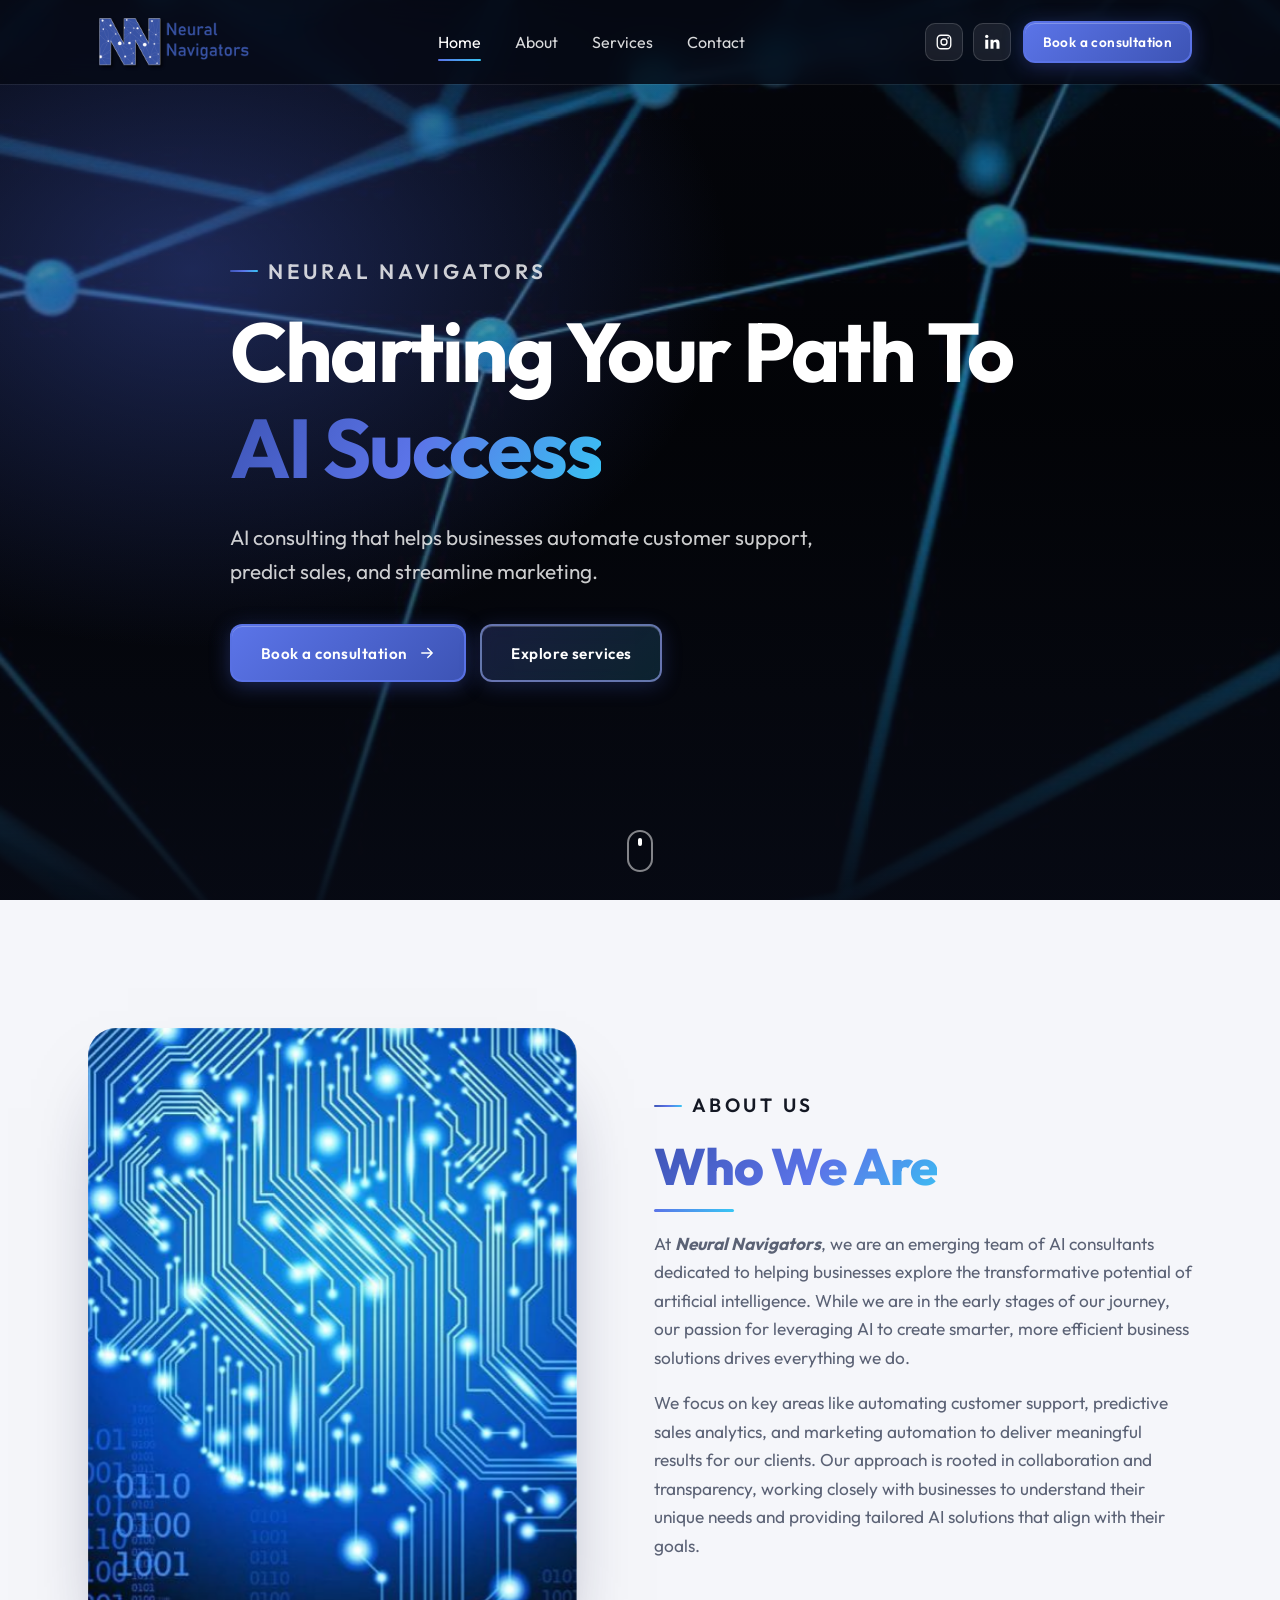
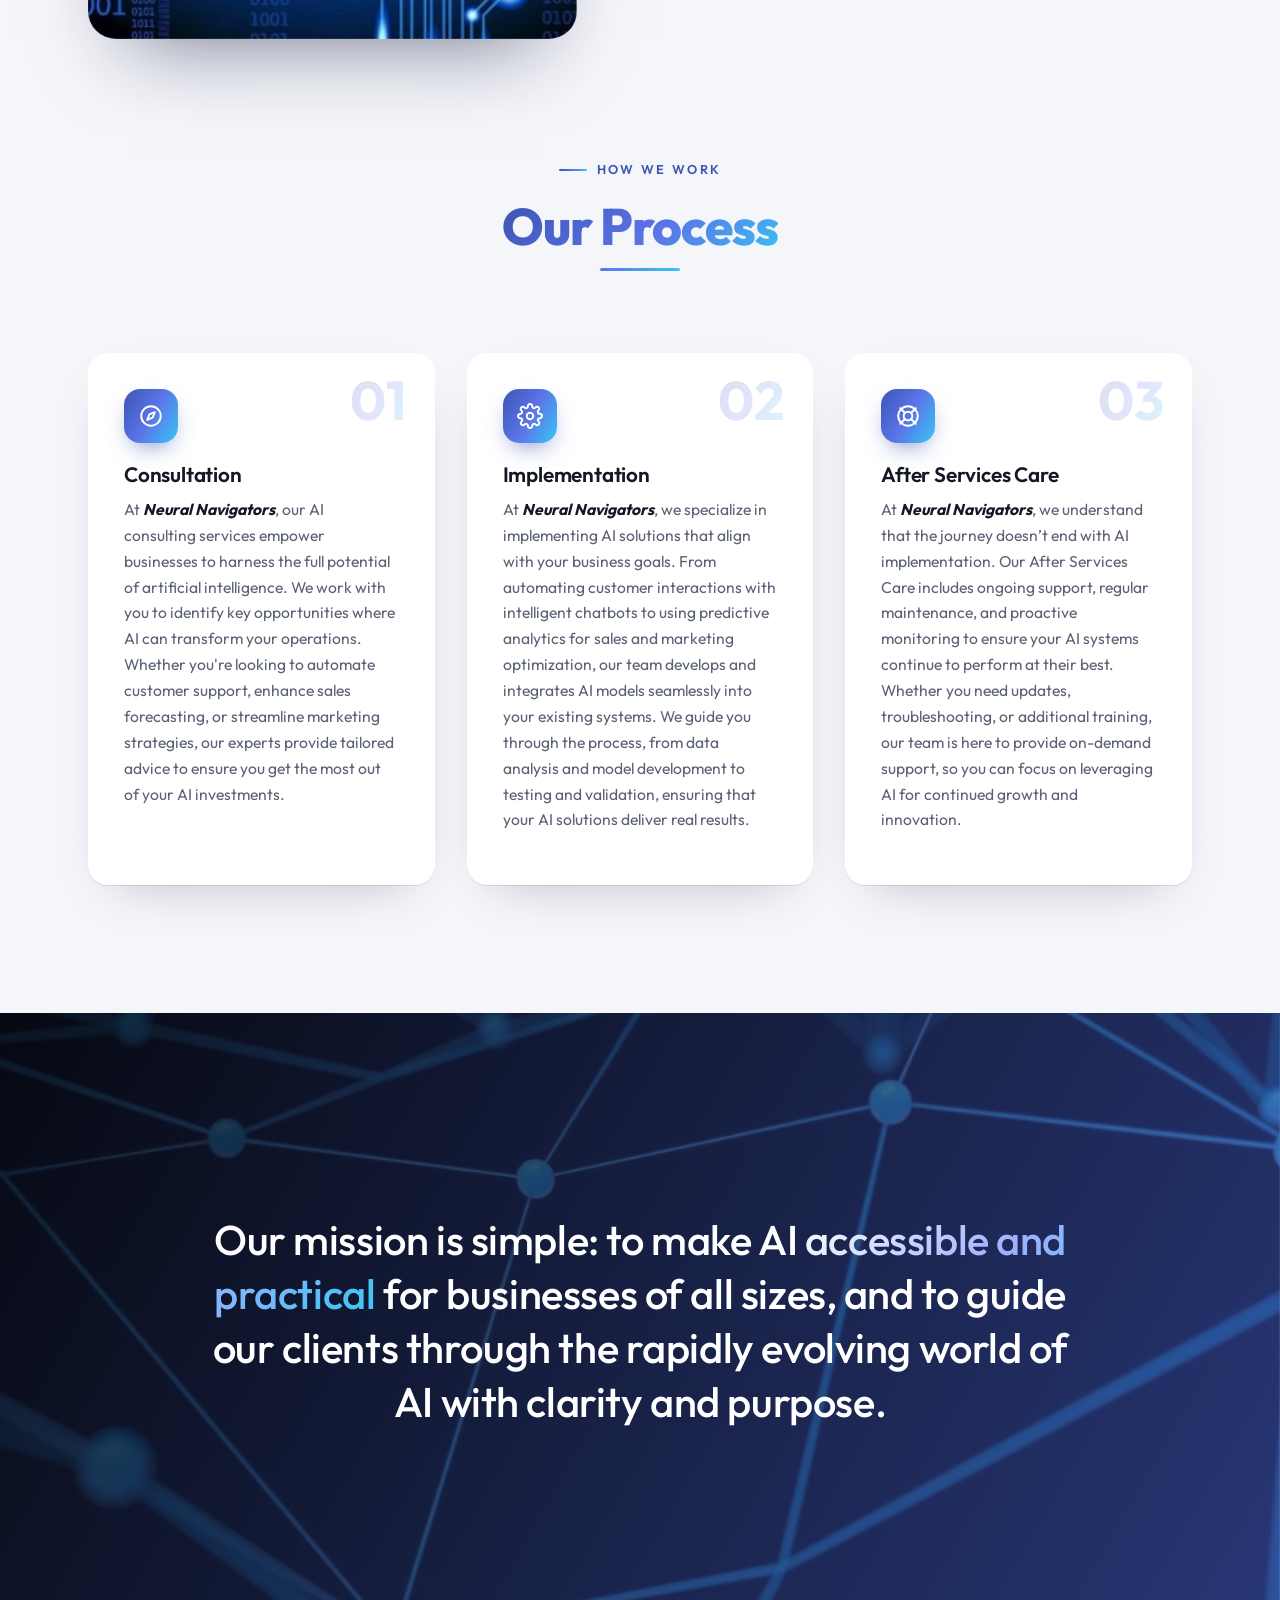
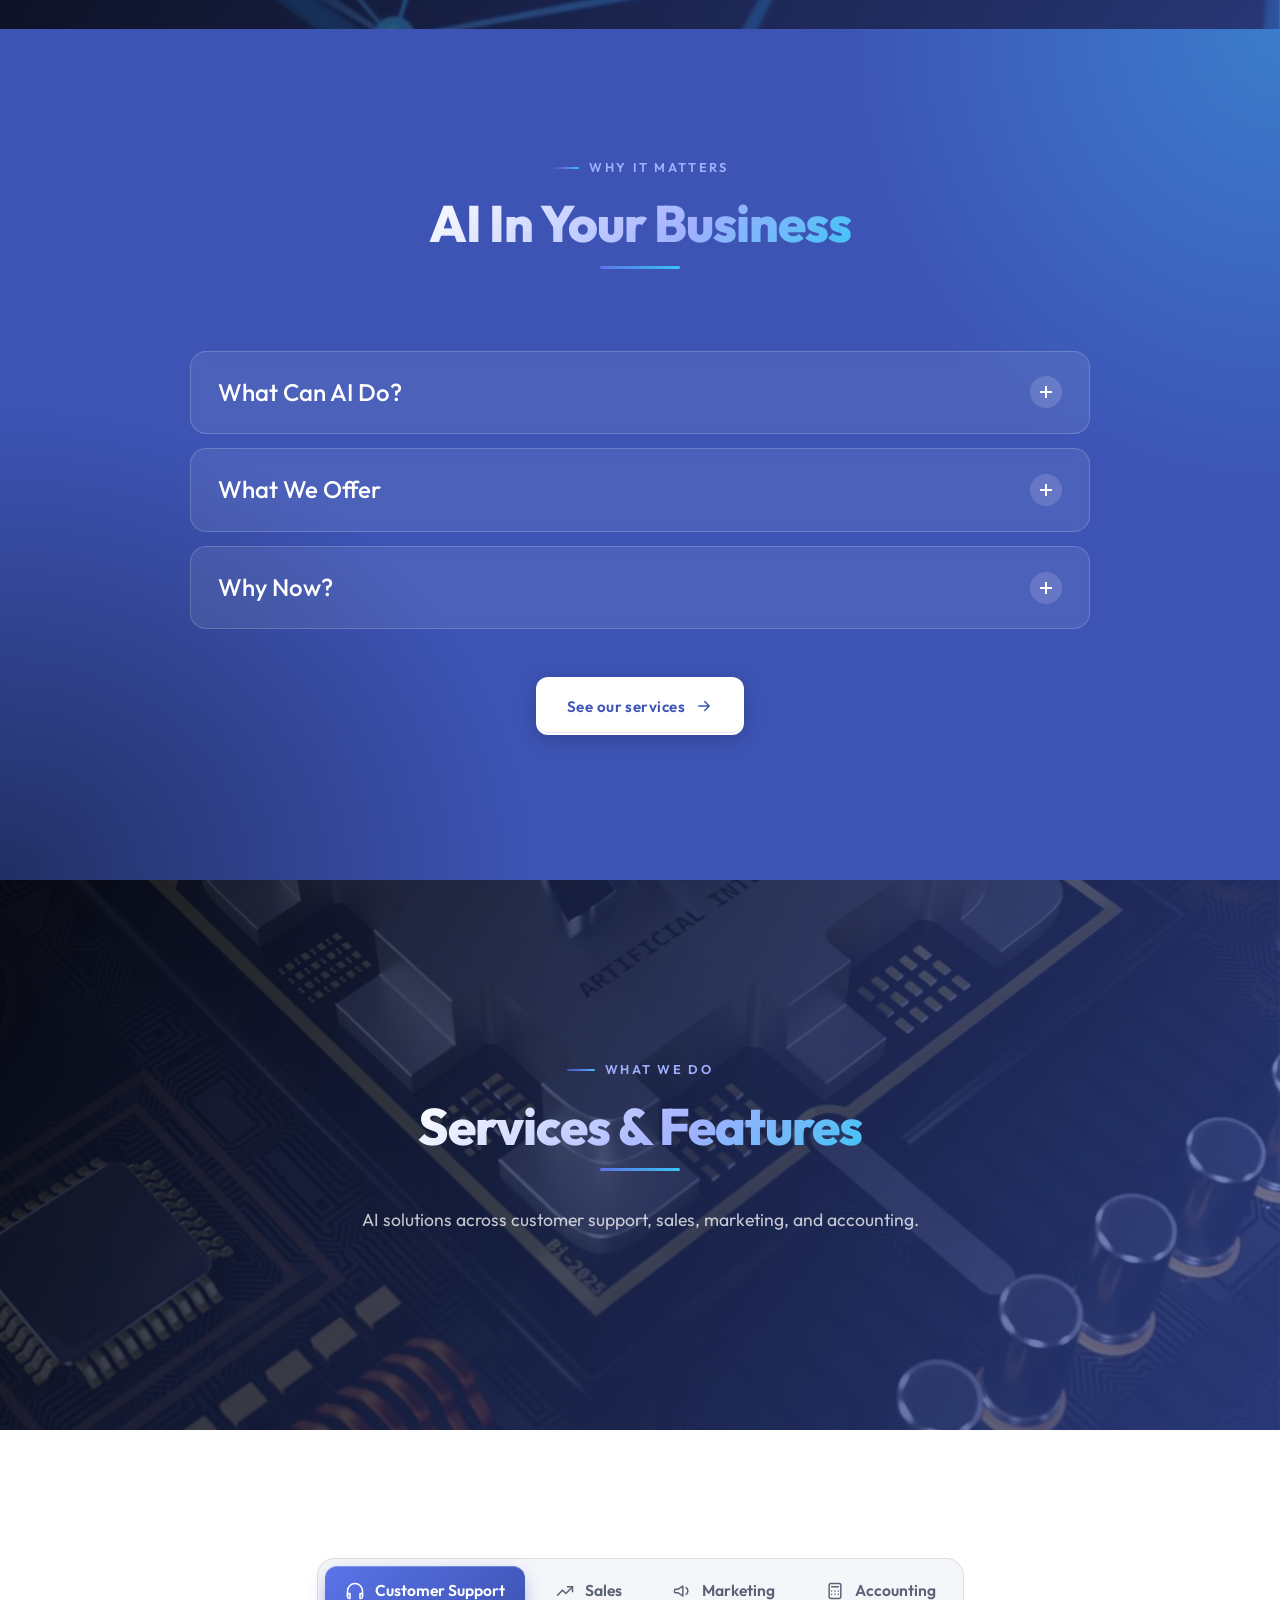
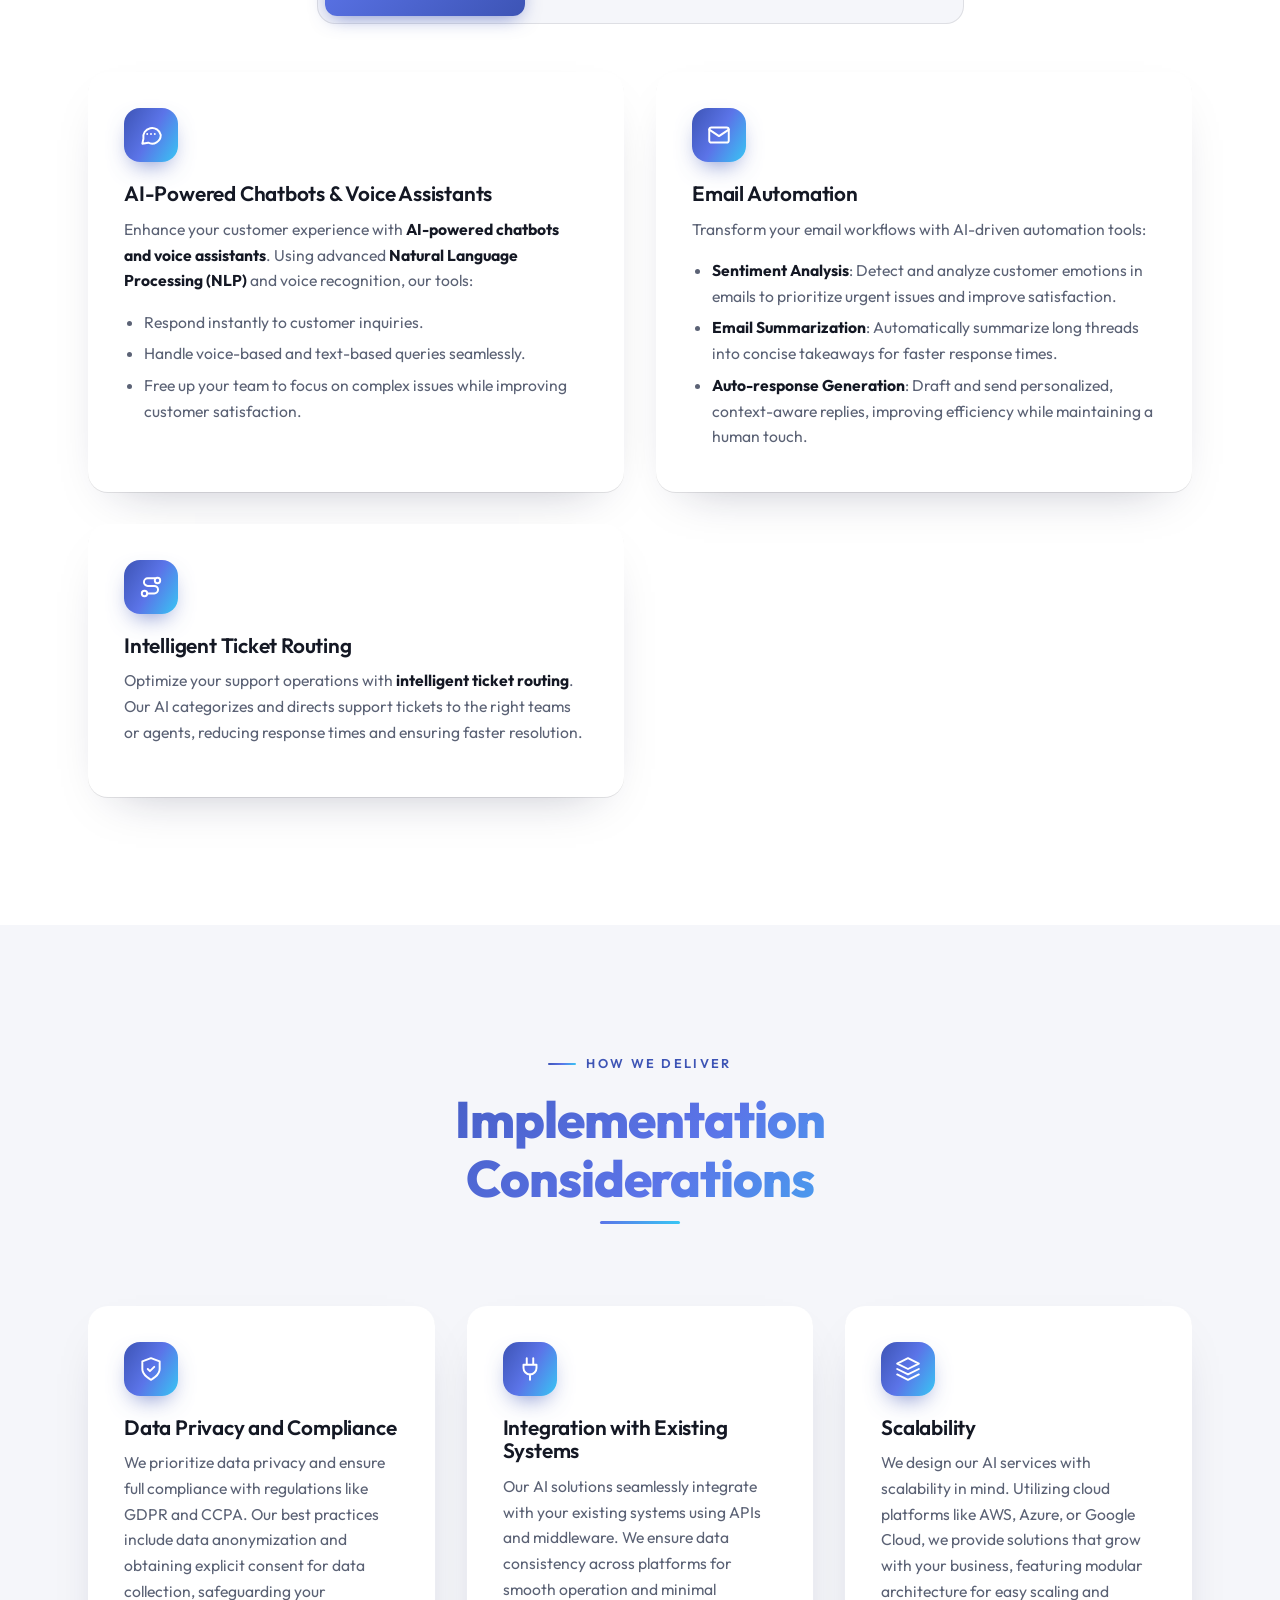
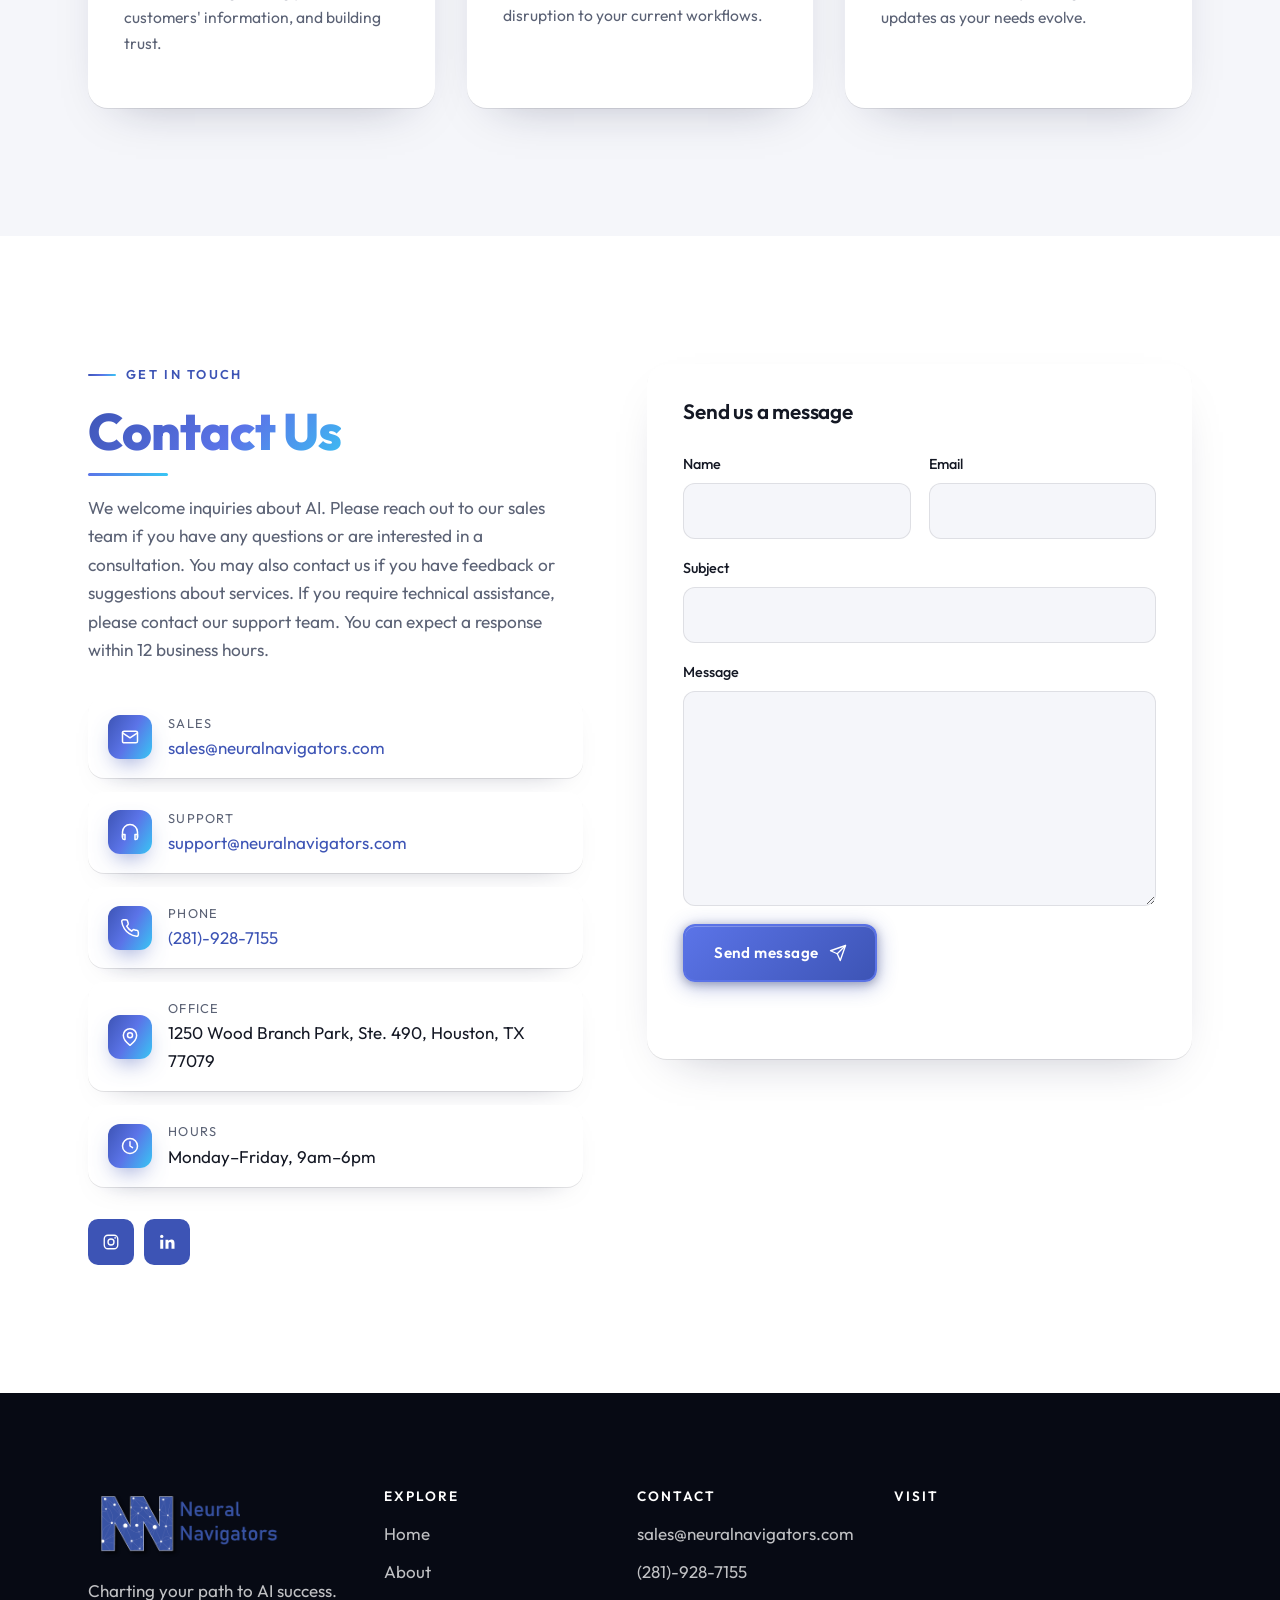
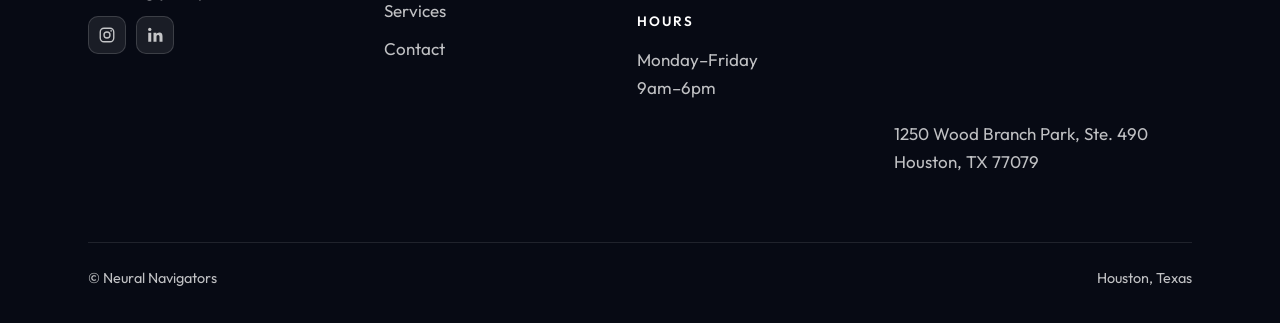
<file: index.html>
<!doctype html>
<html lang="en">
<head>
  <meta charset="utf-8">
  <meta name="viewport" content="width=device-width, initial-scale=1">
  <title>Neural Navigators | AI Consulting in Houston</title>
  <meta name="description" content="Neural Navigators is a Houston AI consultancy helping businesses automate customer support, predict sales, and streamline marketing with AI.">
  <meta name="theme-color" content="#070a14">
  <meta property="og:title" content="Neural Navigators | AI Consulting in Houston">
  <meta property="og:description" content="Neural Navigators is a Houston AI consultancy helping businesses automate customer support, predict sales, and streamline marketing with AI.">
  <meta property="og:type" content="website">
  <link rel="icon" href="assets/img/favicon.ico" sizes="any">
  <link rel="apple-touch-icon" href="assets/img/apple-touch-icon.png">
  <link rel="preconnect" href="https://fonts.googleapis.com">
  <link rel="preconnect" href="https://fonts.gstatic.com" crossorigin>
  <link rel="stylesheet" href="https://fonts.googleapis.com/css2?family=Outfit:wght@400;500;600;700;800&display=swap">
  <link rel="preload" as="image" href="assets/img/hero-network.jpg">
  <link rel="stylesheet" href="assets/css/style.css">
  <script>document.documentElement.classList.add('js')</script>
</head>
<body>
  <a class="skip-link" href="#main">Skip to content</a>

  <header class="site-header">
    <div class="container">
      <button class="menu-toggle" aria-label="Open menu" aria-expanded="false" aria-controls="site-nav"><span></span><span></span><span></span></button>
      <a class="logo" href="#home"><img src="assets/img/logo.png" alt="Neural Navigators" width="900" height="319"></a>
      <nav class="site-nav" id="site-nav" aria-label="Main">
        <a href="#home">Home</a>
        <a href="#about">About</a>
        <a href="#services">Services</a>
        <a href="#contact">Contact</a>
      </nav>
      <div class="header-actions">
        <div class="social">
          <a href="https://instagram.com/neuralnavigators" target="_blank" rel="noopener" aria-label="Instagram"><svg viewBox="0 0 24 24" fill="none" stroke="currentColor" stroke-width="1.8" stroke-linecap="round" stroke-linejoin="round" aria-hidden="true"><rect x="3" y="3" width="18" height="18" rx="5"/><circle cx="12" cy="12" r="4"/><circle cx="17.5" cy="6.5" r="1.1" fill="currentColor" stroke="none"/></svg></a>
          <a href="https://www.linkedin.com/company/neural-navigators/" target="_blank" rel="noopener" aria-label="LinkedIn"><svg viewBox="0 0 24 24" fill="currentColor" aria-hidden="true"><rect x="3" y="9" width="4" height="12"/><circle cx="5" cy="4.5" r="2.2"/><path d="M10 9h3.8v1.8c.6-1.1 2-2.1 4-2.1 3.3 0 4.2 2.1 4.2 5V21h-4v-6.3c0-1.5-.3-2.8-1.9-2.8-1.7 0-2.1 1.2-2.1 2.8V21h-4z"/></svg></a>
        </div>
        <a class="btn btn--primary btn--sm" href="#contact">Book a consultation</a>
      </div>
    </div>
  </header>

  <main id="main">
    <!-- Home -->
    <section class="hero" id="home">
      <div class="parallax"><img data-parallax="0.35" src="assets/img/hero-network.jpg" alt="" width="1600" height="900" fetchpriority="high"></div>
      <div class="container">
        <div class="hero-content">
          <p class="eyebrow reveal">Neural Navigators</p>
          <h1 class="reveal" style="--delay: .1s">Charting Your Path To <span class="gradient-text">AI Success</span></h1>
          <p class="reveal" style="--delay: .2s">AI consulting that helps businesses automate customer support, predict sales, and streamline marketing.</p>
          <div class="hero-actions reveal" style="--delay: .3s">
            <a class="btn btn--primary" href="#contact">Book a consultation <svg viewBox="0 0 24 24" fill="none" stroke="currentColor" stroke-width="1.8" stroke-linecap="round" stroke-linejoin="round" aria-hidden="true"><path d="M5 12h14M13 6l6 6-6 6"/></svg></a>
            <a class="btn btn--ghost" href="#services">Explore services</a>
          </div>
        </div>
      </div>
      <a class="scroll-cue" href="#about" aria-label="Scroll to About"></a>
    </section>

    <!-- About -->
    <section class="section section--light" id="about">
      <div class="container about">
        <div class="about-media reveal">
          <div class="parallax"><img data-parallax="0.15" src="assets/img/about-brain.jpg" alt="Illustration of a glowing circuit-board brain" width="1200" height="756" loading="lazy"></div>
        </div>
        <div>
          <p class="eyebrow reveal">About us</p>
          <h2 class="section-title section-title--left reveal">Who We Are</h2>
          <p class="reveal" style="--delay: .1s">At <strong><em>Neural Navigators</em></strong>, we are an emerging team of AI consultants dedicated to helping businesses explore the transformative potential of artificial intelligence. While we are in the early stages of our journey, our passion for leveraging AI to create smarter, more efficient business solutions drives everything we do.</p>
          <p class="reveal" style="--delay: .15s">We focus on key areas like automating customer support, predictive sales analytics, and marketing automation to deliver meaningful results for our clients. Our approach is rooted in collaboration and transparency, working closely with businesses to understand their unique needs and providing tailored AI solutions that align with their goals.</p>
        </div>
      </div>

      <div class="container" style="margin-top: clamp(72px, 10vw, 120px)">
        <div class="section-head reveal">
          <p class="eyebrow">How we work</p>
          <h2 class="section-title">Our Process</h2>
        </div>
        <div class="grid grid--3">
          <article class="card reveal">
            <span class="step-num">01</span><div class="icon"><svg viewBox="0 0 24 24" fill="none" stroke="currentColor" stroke-width="1.8" stroke-linecap="round" stroke-linejoin="round" aria-hidden="true"><circle cx="12" cy="12" r="9"/><path d="m15.5 8.5-2 5-5 2 2-5z"/></svg></div>
            <h3>Consultation</h3>
            <p>At <strong><em>Neural Navigators</em></strong>, our AI consulting services empower businesses to harness the full potential of artificial intelligence. We work with you to identify key opportunities where AI can transform your operations. Whether you're looking to automate customer support, enhance sales forecasting, or streamline marketing strategies, our experts provide tailored advice to ensure you get the most out of your AI investments.</p>
          </article>
          <article class="card reveal" style="--delay: 0.12s">
            <span class="step-num">02</span><div class="icon"><svg viewBox="0 0 24 24" fill="none" stroke="currentColor" stroke-width="1.8" stroke-linecap="round" stroke-linejoin="round" aria-hidden="true"><circle cx="12" cy="12" r="3"/><path d="M19.4 15a1.7 1.7 0 0 0 .3 1.8l.1.1a2 2 0 1 1-2.8 2.8l-.1-.1a1.7 1.7 0 0 0-1.8-.3 1.7 1.7 0 0 0-1 1.5V21a2 2 0 1 1-4 0v-.1a1.7 1.7 0 0 0-1.1-1.5 1.7 1.7 0 0 0-1.8.3l-.1.1a2 2 0 1 1-2.8-2.8l.1-.1a1.7 1.7 0 0 0 .3-1.8 1.7 1.7 0 0 0-1.5-1H3a2 2 0 1 1 0-4h.1a1.7 1.7 0 0 0 1.5-1.1 1.7 1.7 0 0 0-.3-1.8l-.1-.1a2 2 0 1 1 2.8-2.8l.1.1a1.7 1.7 0 0 0 1.8.3H9a1.7 1.7 0 0 0 1-1.5V3a2 2 0 1 1 4 0v.1a1.7 1.7 0 0 0 1 1.5 1.7 1.7 0 0 0 1.8-.3l.1-.1a2 2 0 1 1 2.8 2.8l-.1.1a1.7 1.7 0 0 0-.3 1.8V9a1.7 1.7 0 0 0 1.5 1H21a2 2 0 1 1 0 4h-.1a1.7 1.7 0 0 0-1.5 1z"/></svg></div>
            <h3>Implementation</h3>
            <p>At <strong><em>Neural Navigators</em></strong>, we specialize in implementing AI solutions that align with your business goals. From automating customer interactions with intelligent chatbots to using predictive analytics for sales and marketing optimization, our team develops and integrates AI models seamlessly into your existing systems. We guide you through the process, from data analysis and model development to testing and validation, ensuring that your AI solutions deliver real results.</p>
          </article>
          <article class="card reveal" style="--delay: 0.24s">
            <span class="step-num">03</span><div class="icon"><svg viewBox="0 0 24 24" fill="none" stroke="currentColor" stroke-width="1.8" stroke-linecap="round" stroke-linejoin="round" aria-hidden="true"><circle cx="12" cy="12" r="9"/><circle cx="12" cy="12" r="4"/><path d="m4.9 4.9 4.3 4.3M14.8 14.8l4.3 4.3M14.8 9.2l4.3-4.3M4.9 19.1l4.3-4.3"/></svg></div>
            <h3>After Services Care</h3>
            <p>At <strong><em>Neural Navigators</em></strong>, we understand that the journey doesn’t end with AI implementation. Our After Services Care includes ongoing support, regular maintenance, and proactive monitoring to ensure your AI systems continue to perform at their best. Whether you need updates, troubleshooting, or additional training, our team is here to provide on-demand support, so you can focus on leveraging AI for continued growth and innovation.</p>
          </article>
        </div>
      </div>
    </section>

    <section class="band">
      <div class="parallax"><img data-parallax="0.3" src="assets/img/hero-network.jpg" alt="" width="1600" height="900" loading="lazy"></div>
      <div class="container">
        <blockquote class="reveal">Our mission is simple: to make AI <span class="gradient-text gradient-text--light">accessible and practical</span> for businesses of all sizes, and to guide our clients through the rapidly evolving world of AI with clarity and purpose.</blockquote>
      </div>
    </section>

    <!-- AI in your business -->
    <section class="section section--blue on-dark">
      <div class="container">
        <div class="section-head reveal">
          <p class="eyebrow">Why it matters</p>
          <h2 class="section-title">AI In Your Business</h2>
        </div>
        <div class="accordion">
          <details class="reveal">
            <summary>What Can AI Do?</summary>
            <p>Artificial Intelligence (AI) has the power to revolutionize the way businesses operate by automating routine tasks, predicting future trends, and personalizing customer interactions. From streamlining workflows and enhancing decision-making to uncovering insights hidden in data, AI helps businesses work smarter, reduce costs, and deliver exceptional customer experiences.</p>
          </details>
          <details class="reveal" style="--delay: .1s">
            <summary>What We Offer</summary>
            <p>At Neural Navigators, we specialize in leveraging AI to automate customer support, optimize sales with predictive analytics, and enhance marketing through intelligent automation. Our tailored solutions help businesses streamline operations, boost efficiency, and drive growth.</p>
          </details>
          <details class="reveal" style="--delay: .2s">
            <summary>Why Now?</summary>
            <p>In today’s fast-evolving digital landscape, businesses that embrace AI have a significant edge over the competition. AI is no longer a luxury; it’s a necessity for automating repetitive tasks, predicting market trends, and delivering personalized customer experiences. By integrating AI now, you can stay ahead of industry changes, drive efficiency, and unlock new growth opportunities before your competitors catch up.</p>
          </details>
        </div>
        <p class="center reveal"><a class="btn btn--white" href="#services">See our services <svg viewBox="0 0 24 24" fill="none" stroke="currentColor" stroke-width="1.8" stroke-linecap="round" stroke-linejoin="round" aria-hidden="true"><path d="M5 12h14M13 6l6 6-6 6"/></svg></a></p>
      </div>
    </section>

    <!-- Services -->
    <section class="band band--services" id="services">
      <div class="parallax"><img data-parallax="0.3" src="assets/img/services-hero.jpg" alt="" width="1600" height="1000" loading="lazy"></div>
      <div class="container on-dark">
        <div class="section-head reveal" style="margin-bottom: 0">
          <p class="eyebrow">What we do</p>
          <h2 class="section-title">Services &amp; Features</h2>
          <p class="section-lead">AI solutions across customer support, sales, marketing, and accounting.</p>
        </div>
      </div>
    </section>

    <section class="section services">
      <div class="container">
        <div class="tabs reveal" role="tablist" aria-label="Service categories">
          <button class="tab" role="tab" id="tab-customer-support" aria-controls="panel-customer-support" aria-selected="true"><svg viewBox="0 0 24 24" fill="none" stroke="currentColor" stroke-width="1.8" stroke-linecap="round" stroke-linejoin="round" aria-hidden="true"><path d="M3 18v-6a9 9 0 0 1 18 0v6"/><path d="M21 19a2 2 0 0 1-2 2h-1v-6h3zM3 19a2 2 0 0 0 2 2h1v-6H3z"/></svg><span>Customer Support</span></button>
          <button class="tab" role="tab" id="tab-sales" aria-controls="panel-sales" aria-selected="false" tabindex="-1"><svg viewBox="0 0 24 24" fill="none" stroke="currentColor" stroke-width="1.8" stroke-linecap="round" stroke-linejoin="round" aria-hidden="true"><path d="M3 17l6-6 4 4 8-8"/><path d="M15 7h6v6"/></svg><span>Sales</span></button>
          <button class="tab" role="tab" id="tab-marketing" aria-controls="panel-marketing" aria-selected="false" tabindex="-1"><svg viewBox="0 0 24 24" fill="none" stroke="currentColor" stroke-width="1.8" stroke-linecap="round" stroke-linejoin="round" aria-hidden="true"><path d="M3 11v2a1 1 0 0 0 1 1h3l6 4V6L7 10H4a1 1 0 0 0-1 1z"/><path d="M17 8a5 5 0 0 1 0 8"/></svg><span>Marketing</span></button>
          <button class="tab" role="tab" id="tab-accounting" aria-controls="panel-accounting" aria-selected="false" tabindex="-1"><svg viewBox="0 0 24 24" fill="none" stroke="currentColor" stroke-width="1.8" stroke-linecap="round" stroke-linejoin="round" aria-hidden="true"><rect x="5" y="3" width="14" height="18" rx="2"/><path d="M8 7h8M8 12h.01M12 12h.01M16 12h.01M8 16h.01M12 16h.01M16 16h.01"/></svg><span>Accounting</span></button>
        </div>
        <div class="tab-panel" role="tabpanel" id="panel-customer-support" aria-labelledby="tab-customer-support">
          <h3 class="tab-panel-title">Customer Support</h3>
          <div class="grid grid--2">
          <article class="card reveal">
            <div class="icon"><svg viewBox="0 0 24 24" fill="none" stroke="currentColor" stroke-width="1.8" stroke-linecap="round" stroke-linejoin="round" aria-hidden="true"><path d="M21 12a8 8 0 0 1-11.6 7.1L4 20l1-4.6A8 8 0 1 1 21 12z"/><path d="M8.5 11h.01M12 11h.01M15.5 11h.01"/></svg></div>
            <h3>AI-Powered Chatbots &amp; Voice Assistants</h3>
            <p>Enhance your customer experience with <strong>AI-powered chatbots and voice assistants</strong>. Using advanced <strong>Natural Language Processing (NLP)</strong> and voice recognition, our tools:</p><ul><li>Respond instantly to customer inquiries.</li><li>Handle voice-based and text-based queries seamlessly.</li><li>Free up your team to focus on complex issues while improving customer satisfaction.</li></ul>
          </article>
<article class="card reveal" style="--delay: 0.10s">
            <div class="icon"><svg viewBox="0 0 24 24" fill="none" stroke="currentColor" stroke-width="1.8" stroke-linecap="round" stroke-linejoin="round" aria-hidden="true"><rect x="3" y="5" width="18" height="14" rx="2"/><path d="m3 7 9 6 9-6"/></svg></div>
            <h3>Email Automation</h3>
            <p>Transform your email workflows with AI-driven automation tools:</p><ul><li><strong>Sentiment Analysis</strong>: Detect and analyze customer emotions in emails to prioritize urgent issues and improve satisfaction.</li><li><strong>Email Summarization</strong>: Automatically summarize long threads into concise takeaways for faster response times.</li><li><strong>Auto-response Generation</strong>: Draft and send personalized, context-aware replies, improving efficiency while maintaining a human touch.</li></ul>
          </article>
<article class="card reveal">
            <div class="icon"><svg viewBox="0 0 24 24" fill="none" stroke="currentColor" stroke-width="1.8" stroke-linecap="round" stroke-linejoin="round" aria-hidden="true"><circle cx="6" cy="18" r="2.5"/><circle cx="18" cy="6" r="2.5"/><path d="M8.5 18H15a3.5 3.5 0 0 0 0-7H9a3.5 3.5 0 0 1 0-7h6.5"/></svg></div>
            <h3>Intelligent Ticket Routing</h3>
            <p>Optimize your support operations with <strong>intelligent ticket routing</strong>. Our AI categorizes and directs support tickets to the right teams or agents, reducing response times and ensuring faster resolution.</p>
          </article>
          </div>
        </div>
        <div class="tab-panel" role="tabpanel" id="panel-sales" aria-labelledby="tab-sales">
          <h3 class="tab-panel-title">Sales</h3>
          <div class="grid grid--2">
          <article class="card reveal">
            <div class="icon"><svg viewBox="0 0 24 24" fill="none" stroke="currentColor" stroke-width="1.8" stroke-linecap="round" stroke-linejoin="round" aria-hidden="true"><path d="M3 17l6-6 4 4 8-8"/><path d="M15 7h6v6"/></svg></div>
            <h3>Predictive Modeling</h3>
            <p>Leverage advanced AI to predict outcomes, trends, and opportunities:</p><ul><li><strong>Data Collection and Pre-processing</strong>: Organize raw data from sales, CRM, and market sources for actionable insights.</li><li><strong>Forecasting Analysis</strong>: Predict future sales trends and demand with precision using machine learning models.</li><li><strong>Customer Segmentation and Churn Prediction</strong>:<ul><li>Group customers based on behavior, preferences, and purchasing patterns.</li><li>Identify at-risk customers to develop proactive retention strategies.</li></ul></li><li><strong>Lead Scoring</strong>: Prioritize leads based on their likelihood to convert, allowing your sales team to focus on high-value opportunities.</li></ul>
          </article>
          </div>
        </div>
        <div class="tab-panel" role="tabpanel" id="panel-marketing" aria-labelledby="tab-marketing">
          <h3 class="tab-panel-title">Marketing</h3>
          <div class="grid grid--2">
          <article class="card reveal">
            <div class="icon"><svg viewBox="0 0 24 24" fill="none" stroke="currentColor" stroke-width="1.8" stroke-linecap="round" stroke-linejoin="round" aria-hidden="true"><path d="M12 20h9"/><path d="M16.5 3.5a2.1 2.1 0 0 1 3 3L7 19l-4 1 1-4z"/></svg></div>
            <h3>Content Generation</h3>
            <p>Empower your content strategy with AI-powered tools that generate high-quality, brand-aligned content:</p><ul><li>Automated blog posts, social media updates, and ad copy.</li><li>Ensures consistency in tone and messaging while saving you time.</li></ul>
          </article>
<article class="card reveal" style="--delay: 0.10s">
            <div class="icon"><svg viewBox="0 0 24 24" fill="none" stroke="currentColor" stroke-width="1.8" stroke-linecap="round" stroke-linejoin="round" aria-hidden="true"><path d="m22 2-7 20-4-9-9-4z"/><path d="M22 2 11 13"/></svg></div>
            <h3>Automated Email Campaigns</h3>
            <p>Maximize your email marketing efficiency with AI that:</p><ul><li>Optimizes send times.</li><li>Personalizes content based on user behavior.</li><li>Leverages A/B testing to improve open and click-through rates.</li></ul>
          </article>
<article class="card reveal">
            <div class="icon"><svg viewBox="0 0 24 24" fill="none" stroke="currentColor" stroke-width="1.8" stroke-linecap="round" stroke-linejoin="round" aria-hidden="true"><circle cx="18" cy="5" r="3"/><circle cx="6" cy="12" r="3"/><circle cx="18" cy="19" r="3"/><path d="m8.6 13.5 6.8 4M15.4 6.5l-6.8 4"/></svg></div>
            <h3>Social Media Management</h3>
            <p>Enhance your online presence with AI-driven social media tools:</p><ul><li>Schedule posts at optimal times for better visibility.</li><li>Analyze engagement and refine strategies to reach your target audience.</li></ul>
          </article>
<article class="card reveal" style="--delay: 0.10s">
            <div class="icon"><svg viewBox="0 0 24 24" fill="none" stroke="currentColor" stroke-width="1.8" stroke-linecap="round" stroke-linejoin="round" aria-hidden="true"><circle cx="12" cy="12" r="9"/><circle cx="12" cy="12" r="5"/><circle cx="12" cy="12" r="1"/></svg></div>
            <h3>Personalized Recommendations</h3>
            <p>Deliver tailored product and content recommendations to increase engagement and conversions. Our AI analyzes user behavior to provide suggestions that resonate with individual preferences.</p>
          </article>
<article class="card reveal">
            <div class="icon"><svg viewBox="0 0 24 24" fill="none" stroke="currentColor" stroke-width="1.8" stroke-linecap="round" stroke-linejoin="round" aria-hidden="true"><path d="M3 17l6-6 4 4 8-8"/><path d="M15 7h6v6"/></svg></div>
            <h3>Ad Spend Optimization</h3>
            <p>Improve ROI with AI-powered <strong>ad spend optimization</strong>:</p><ul><li>Allocate budgets efficiently across platforms.</li><li>Utilize predictive algorithms to adjust ad campaigns in real-time, maximizing impact and minimizing waste.</li></ul>
          </article>
          </div>
        </div>
        <div class="tab-panel" role="tabpanel" id="panel-accounting" aria-labelledby="tab-accounting">
          <h3 class="tab-panel-title">Accounting</h3>
          <div class="grid grid--2">
          <article class="card reveal">
            <div class="icon"><svg viewBox="0 0 24 24" fill="none" stroke="currentColor" stroke-width="1.8" stroke-linecap="round" stroke-linejoin="round" aria-hidden="true"><path d="M20 7H5a2 2 0 0 1 0-4h13v4"/><path d="M3 5v14a2 2 0 0 0 2 2h15V7"/><path d="M16 14h.01"/></svg></div>
            <h3>Expense Management</h3>
            <p>Gain control over your finances with AI-driven <strong>Expense Management</strong> solutions:</p><ul><li><strong>Financial Forecasting</strong>: Accurately predict expenses and optimize budgeting.</li><li><strong>Expense Categorization</strong>: Automate sorting and organization of expenses, saving time and reducing errors.</li></ul>
          </article>
<article class="card reveal" style="--delay: 0.10s">
            <div class="icon"><svg viewBox="0 0 24 24" fill="none" stroke="currentColor" stroke-width="1.8" stroke-linecap="round" stroke-linejoin="round" aria-hidden="true"><rect x="5" y="3" width="14" height="18" rx="2"/><path d="M8 7h8M8 12h.01M12 12h.01M16 12h.01M8 16h.01M12 16h.01M16 16h.01"/></svg></div>
            <h3>Payroll Automation</h3>
            <p>Simplify payroll operations with <strong>AI-powered automation</strong>. Ensure accurate, timely payroll processing while minimizing administrative overhead and human error.</p>
          </article>
<article class="card reveal">
            <div class="icon"><svg viewBox="0 0 24 24" fill="none" stroke="currentColor" stroke-width="1.8" stroke-linecap="round" stroke-linejoin="round" aria-hidden="true"><path d="M12 22s8-4 8-10V5l-8-3-8 3v7c0 6 8 10 8 10z"/><path d="m9 12 2 2 4-4"/></svg></div>
            <h3>Fraud Detection</h3>
            <p>Protect your business finances with AI-driven <strong>fraud detection</strong> tools:</p><ul><li>Analyze transaction patterns and detect anomalies.</li><li>Proactively flag and prevent fraudulent activities, ensuring financial security and compliance.</li></ul>
          </article>
          </div>
        </div>
      </div>
    </section>

    <section class="section section--light">
      <div class="container">
        <div class="section-head reveal">
          <p class="eyebrow">How we deliver</p>
          <h2 class="section-title">Implementation Considerations</h2>
        </div>
        <div class="grid grid--3">
          <article class="card reveal">
            <div class="icon"><svg viewBox="0 0 24 24" fill="none" stroke="currentColor" stroke-width="1.8" stroke-linecap="round" stroke-linejoin="round" aria-hidden="true"><path d="M12 22s8-4 8-10V5l-8-3-8 3v7c0 6 8 10 8 10z"/><path d="m9 12 2 2 4-4"/></svg></div>
            <h3>Data Privacy and Compliance</h3>
            <p>We prioritize data privacy and ensure full compliance with regulations like GDPR and CCPA. Our best practices include data anonymization and obtaining explicit consent for data collection, safeguarding your customers' information, and building trust.</p>
          </article>
          <article class="card reveal" style="--delay: 0.12s">
            <div class="icon"><svg viewBox="0 0 24 24" fill="none" stroke="currentColor" stroke-width="1.8" stroke-linecap="round" stroke-linejoin="round" aria-hidden="true"><path d="M9 2v6M15 2v6M6 8h12v3a6 6 0 0 1-12 0z"/><path d="M12 17v5"/></svg></div>
            <h3>Integration with Existing Systems</h3>
            <p>Our AI solutions seamlessly integrate with your existing systems using APIs and middleware. We ensure data consistency across platforms for smooth operation and minimal disruption to your current workflows.</p>
          </article>
          <article class="card reveal" style="--delay: 0.24s">
            <div class="icon"><svg viewBox="0 0 24 24" fill="none" stroke="currentColor" stroke-width="1.8" stroke-linecap="round" stroke-linejoin="round" aria-hidden="true"><path d="m12 2 10 5-10 5L2 7z"/><path d="m2 12 10 5 10-5M2 17l10 5 10-5"/></svg></div>
            <h3>Scalability</h3>
            <p>We design our AI services with scalability in mind. Utilizing cloud platforms like AWS, Azure, or Google Cloud, we provide solutions that grow with your business, featuring modular architecture for easy scaling and updates as your needs evolve.</p>
          </article>
        </div>
      </div>
    </section>

    <!-- Contact -->
    <section class="section" id="contact">
      <div class="container contact">
        <div>
          <p class="eyebrow reveal">Get in touch</p>
          <h2 class="section-title section-title--left reveal">Contact Us</h2>
          <p class="contact-intro reveal" style="--delay: .1s">We welcome inquiries about AI. Please reach out to our sales team if you have any questions or are interested in a consultation. You may also contact us if you have feedback or suggestions about services. If you require technical assistance, please contact our support team. You can expect a response within 12 business hours.</p>
          <div class="info-list">
            <div class="reveal" style="--delay: .1s"><div class="info-item"><div class="icon"><svg viewBox="0 0 24 24" fill="none" stroke="currentColor" stroke-width="1.8" stroke-linecap="round" stroke-linejoin="round" aria-hidden="true"><rect x="3" y="5" width="18" height="14" rx="2"/><path d="m3 7 9 6 9-6"/></svg></div><div><small>Sales</small><a href="mailto:sales@neuralnavigators.com">sales@neuralnavigators.com</a></div></div></div>
            <div class="reveal" style="--delay: .15s"><div class="info-item"><div class="icon"><svg viewBox="0 0 24 24" fill="none" stroke="currentColor" stroke-width="1.8" stroke-linecap="round" stroke-linejoin="round" aria-hidden="true"><path d="M3 18v-6a9 9 0 0 1 18 0v6"/><path d="M21 19a2 2 0 0 1-2 2h-1v-6h3zM3 19a2 2 0 0 0 2 2h1v-6H3z"/></svg></div><div><small>Support</small><a href="mailto:support@neuralnavigators.com">support@neuralnavigators.com</a></div></div></div>
            <div class="reveal" style="--delay: .2s"><div class="info-item"><div class="icon"><svg viewBox="0 0 24 24" fill="none" stroke="currentColor" stroke-width="1.8" stroke-linecap="round" stroke-linejoin="round" aria-hidden="true"><path d="M22 16.9v3a2 2 0 0 1-2.2 2 19.8 19.8 0 0 1-8.6-3.1 19.5 19.5 0 0 1-6-6A19.8 19.8 0 0 1 2.1 4.2 2 2 0 0 1 4.1 2h3a2 2 0 0 1 2 1.7c.1.9.4 1.8.7 2.7a2 2 0 0 1-.5 2.1L8 9.8a16 16 0 0 0 6 6l1.3-1.3a2 2 0 0 1 2.1-.4c.9.3 1.8.6 2.7.7a2 2 0 0 1 1.7 2z"/></svg></div><div><small>Phone</small><a href="tel:+12819287155">(281)-928-7155</a></div></div></div>
            <div class="reveal" style="--delay: .25s"><div class="info-item"><div class="icon"><svg viewBox="0 0 24 24" fill="none" stroke="currentColor" stroke-width="1.8" stroke-linecap="round" stroke-linejoin="round" aria-hidden="true"><path d="M20 10c0 6-8 12-8 12s-8-6-8-12a8 8 0 0 1 16 0z"/><circle cx="12" cy="10" r="3"/></svg></div><div><small>Office</small>1250 Wood Branch Park, Ste. 490, Houston, TX 77079</div></div></div>
            <div class="reveal" style="--delay: .3s"><div class="info-item"><div class="icon"><svg viewBox="0 0 24 24" fill="none" stroke="currentColor" stroke-width="1.8" stroke-linecap="round" stroke-linejoin="round" aria-hidden="true"><circle cx="12" cy="12" r="9"/><path d="M12 7v5l3 2"/></svg></div><div><small>Hours</small>Monday–Friday, 9am–6pm</div></div></div>
          </div>
          <div class="reveal"><div class="social social--blue">
          <a href="https://instagram.com/neuralnavigators" target="_blank" rel="noopener" aria-label="Instagram"><svg viewBox="0 0 24 24" fill="none" stroke="currentColor" stroke-width="1.8" stroke-linecap="round" stroke-linejoin="round" aria-hidden="true"><rect x="3" y="3" width="18" height="18" rx="5"/><circle cx="12" cy="12" r="4"/><circle cx="17.5" cy="6.5" r="1.1" fill="currentColor" stroke="none"/></svg></a>
          <a href="https://www.linkedin.com/company/neural-navigators/" target="_blank" rel="noopener" aria-label="LinkedIn"><svg viewBox="0 0 24 24" fill="currentColor" aria-hidden="true"><rect x="3" y="9" width="4" height="12"/><circle cx="5" cy="4.5" r="2.2"/><path d="M10 9h3.8v1.8c.6-1.1 2-2.1 4-2.1 3.3 0 4.2 2.1 4.2 5V21h-4v-6.3c0-1.5-.3-2.8-1.9-2.8-1.7 0-2.1 1.2-2.1 2.8V21h-4z"/></svg></a>
        </div></div>
        </div>

        <form class="contact-form card reveal" style="--delay: .15s" action="https://formspree.io/f/xbgdawag" method="POST">
          <h3>Send us a message</h3>
          <div class="field-row">
            <label class="field">Name <input name="name" autocomplete="name" required></label>
            <label class="field">Email <input name="email" type="email" autocomplete="email" required></label>
          </div>
          <label class="field">Subject <input name="subject"></label>
          <label class="field">Message <textarea name="message" rows="7" required></textarea></label>
          <input type="hidden" name="_subject" value="New inquiry from neuralnavigators.com">
          <input type="text" name="_gotcha" class="hp" tabindex="-1" autocomplete="off" aria-hidden="true">
          <button class="btn btn--primary" type="submit">Send message <svg viewBox="0 0 24 24" fill="none" stroke="currentColor" stroke-width="1.8" stroke-linecap="round" stroke-linejoin="round" aria-hidden="true"><path d="m22 2-7 20-4-9-9-4z"/><path d="M22 2 11 13"/></svg></button>
          <p class="form-status" role="status" aria-live="polite"></p>
        </form>
      </div>
    </section>
  </main>

  <footer class="site-footer">
    <div class="container">
      <div class="footer-top">
        <div>
          <img class="footer-logo" src="assets/img/logo.png" alt="Neural Navigators" width="900" height="319" loading="lazy">
          <p>Charting your path to AI success.</p>
          <div class="social">
          <a href="https://instagram.com/neuralnavigators" target="_blank" rel="noopener" aria-label="Instagram"><svg viewBox="0 0 24 24" fill="none" stroke="currentColor" stroke-width="1.8" stroke-linecap="round" stroke-linejoin="round" aria-hidden="true"><rect x="3" y="3" width="18" height="18" rx="5"/><circle cx="12" cy="12" r="4"/><circle cx="17.5" cy="6.5" r="1.1" fill="currentColor" stroke="none"/></svg></a>
          <a href="https://www.linkedin.com/company/neural-navigators/" target="_blank" rel="noopener" aria-label="LinkedIn"><svg viewBox="0 0 24 24" fill="currentColor" aria-hidden="true"><rect x="3" y="9" width="4" height="12"/><circle cx="5" cy="4.5" r="2.2"/><path d="M10 9h3.8v1.8c.6-1.1 2-2.1 4-2.1 3.3 0 4.2 2.1 4.2 5V21h-4v-6.3c0-1.5-.3-2.8-1.9-2.8-1.7 0-2.1 1.2-2.1 2.8V21h-4z"/></svg></a>
        </div>
        </div>
        <div>
          <h3>Explore</h3>
          <p><a href="#home">Home</a></p>
          <p><a href="#about">About</a></p>
          <p><a href="#services">Services</a></p>
          <p><a href="#contact">Contact</a></p>
        </div>
        <div>
          <h3>Contact</h3>
          <p><a href="mailto:cschwarz@neuralnavigators.com">sales@neuralnavigators.com</a></p>
          <p><a href="tel:+12819287155">(281)-928-7155</a></p>
          <h3 class="footer-subhead">Hours</h3>
          <p>Monday–Friday<br>9am–6pm</p>
        </div>
        <div>
          <h3>Visit</h3>
          <iframe class="footer-map" title="Map to Neural Navigators" loading="lazy" referrerpolicy="no-referrer-when-downgrade"
            src="https://maps.google.com/maps?q=1250+Wood+Branch+Park+Dr+Ste+490,+Houston,+TX+77079&amp;z=13&amp;output=embed"></iframe>
          <p class="footer-address">1250 Wood Branch Park, Ste. 490<br>Houston, TX 77079</p>
        </div>
      </div>
      <div class="footer-bottom">
        <span>© Neural Navigators</span>
        <span>Houston, Texas</span>
      </div>
    </div>
  </footer>

  <script src="assets/js/main.js" defer></script>
</body>
</html>
</file>
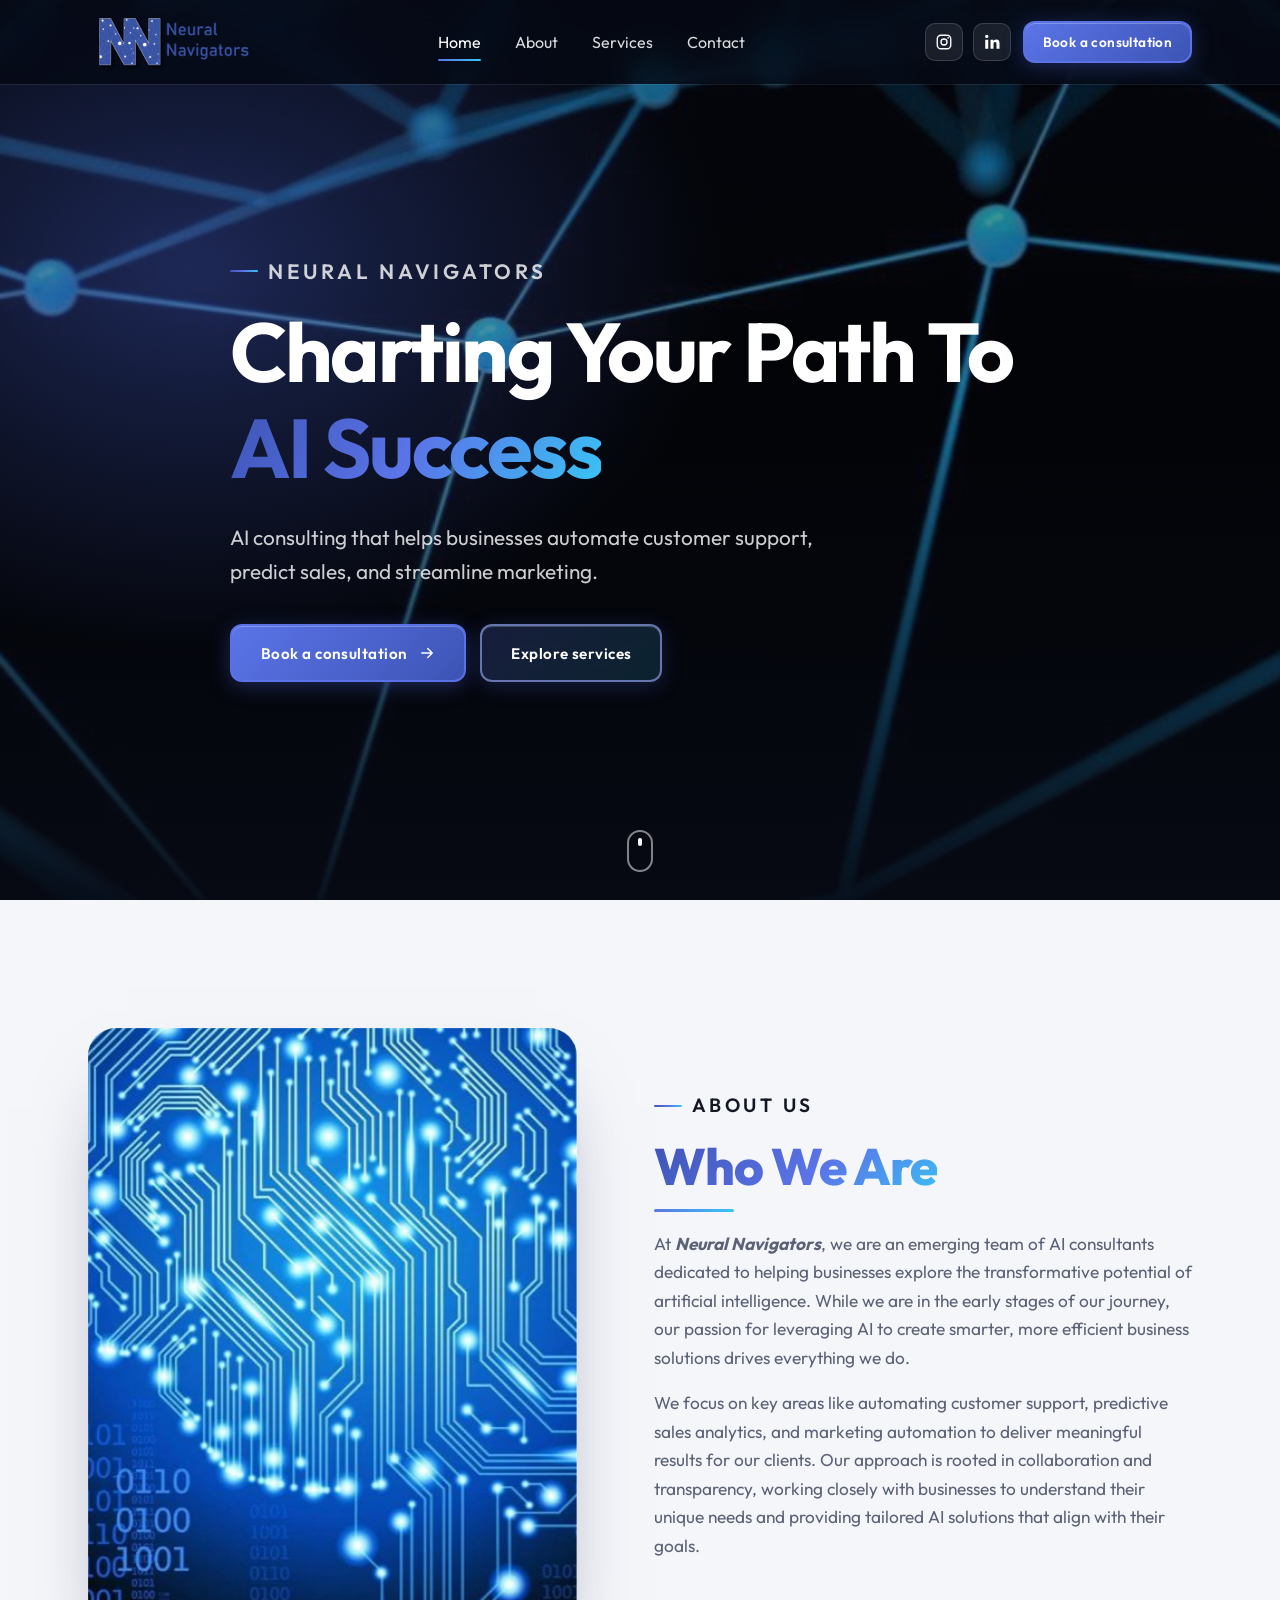
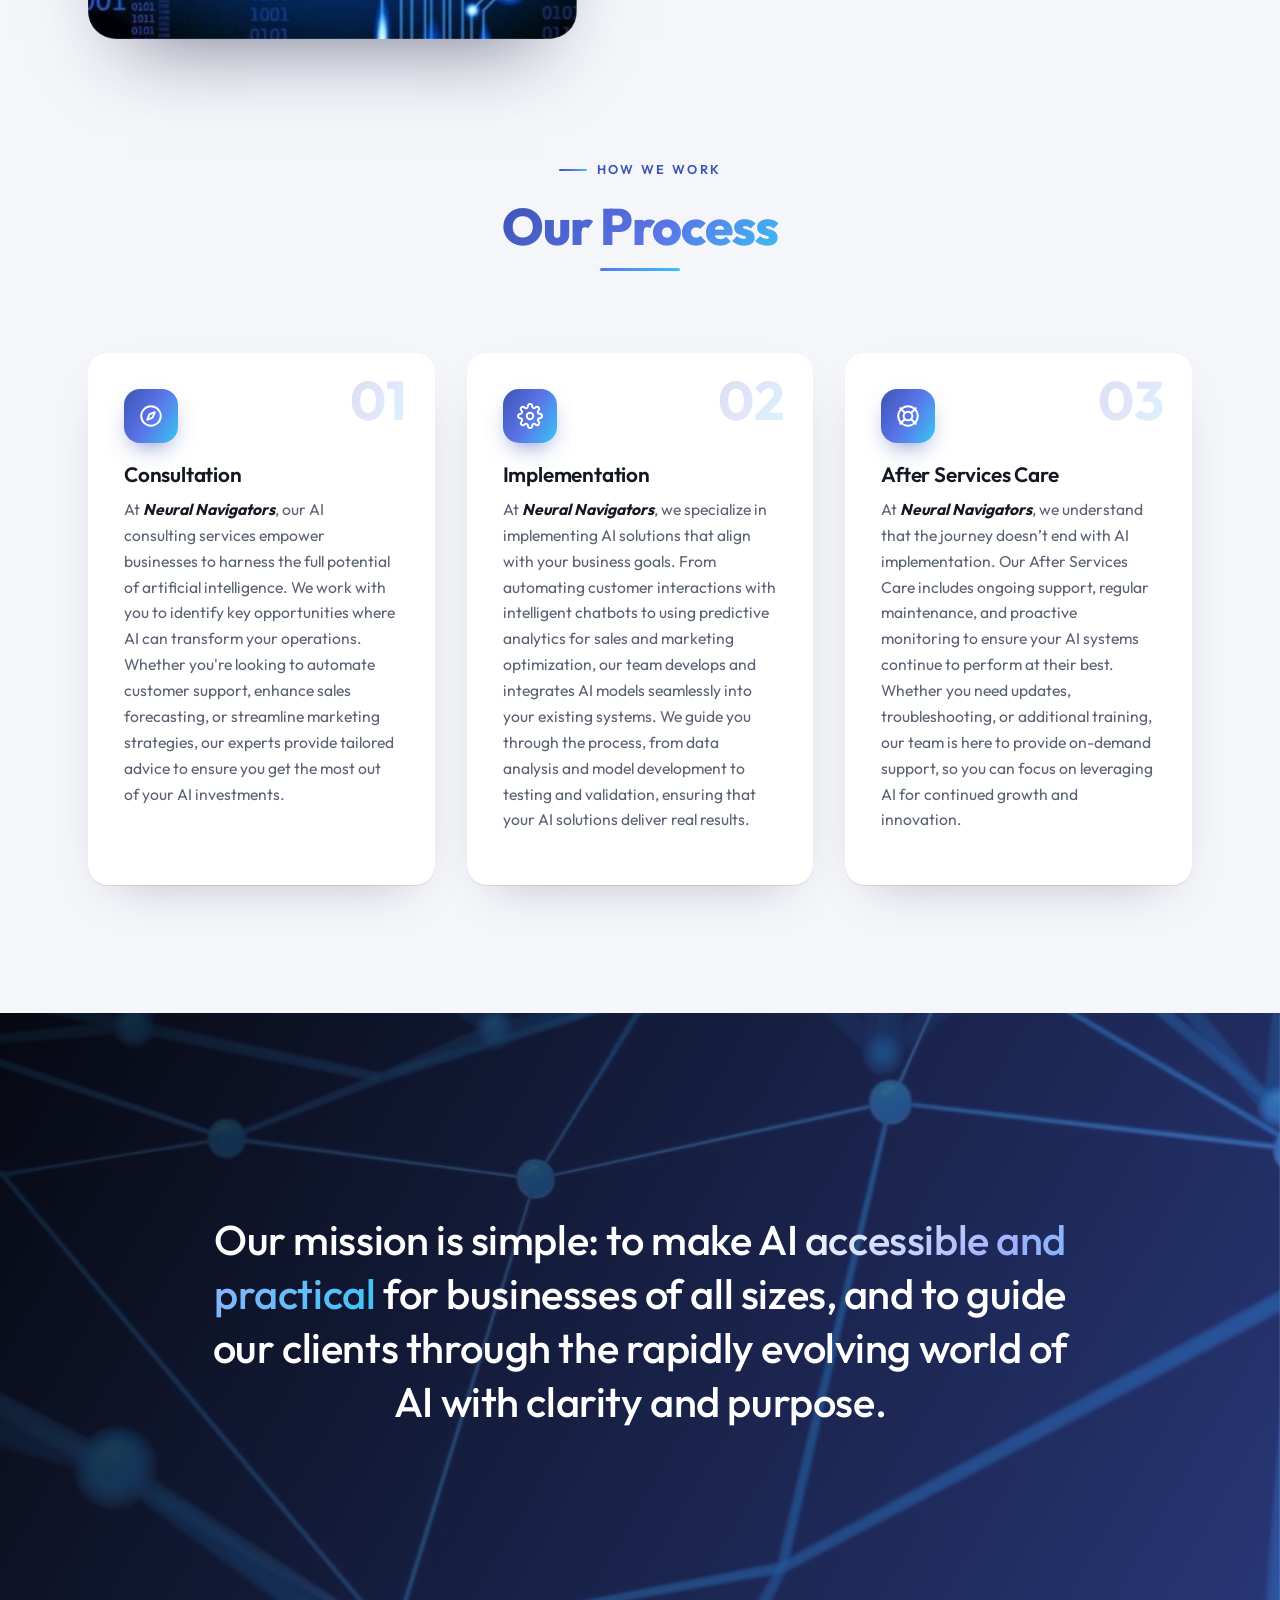
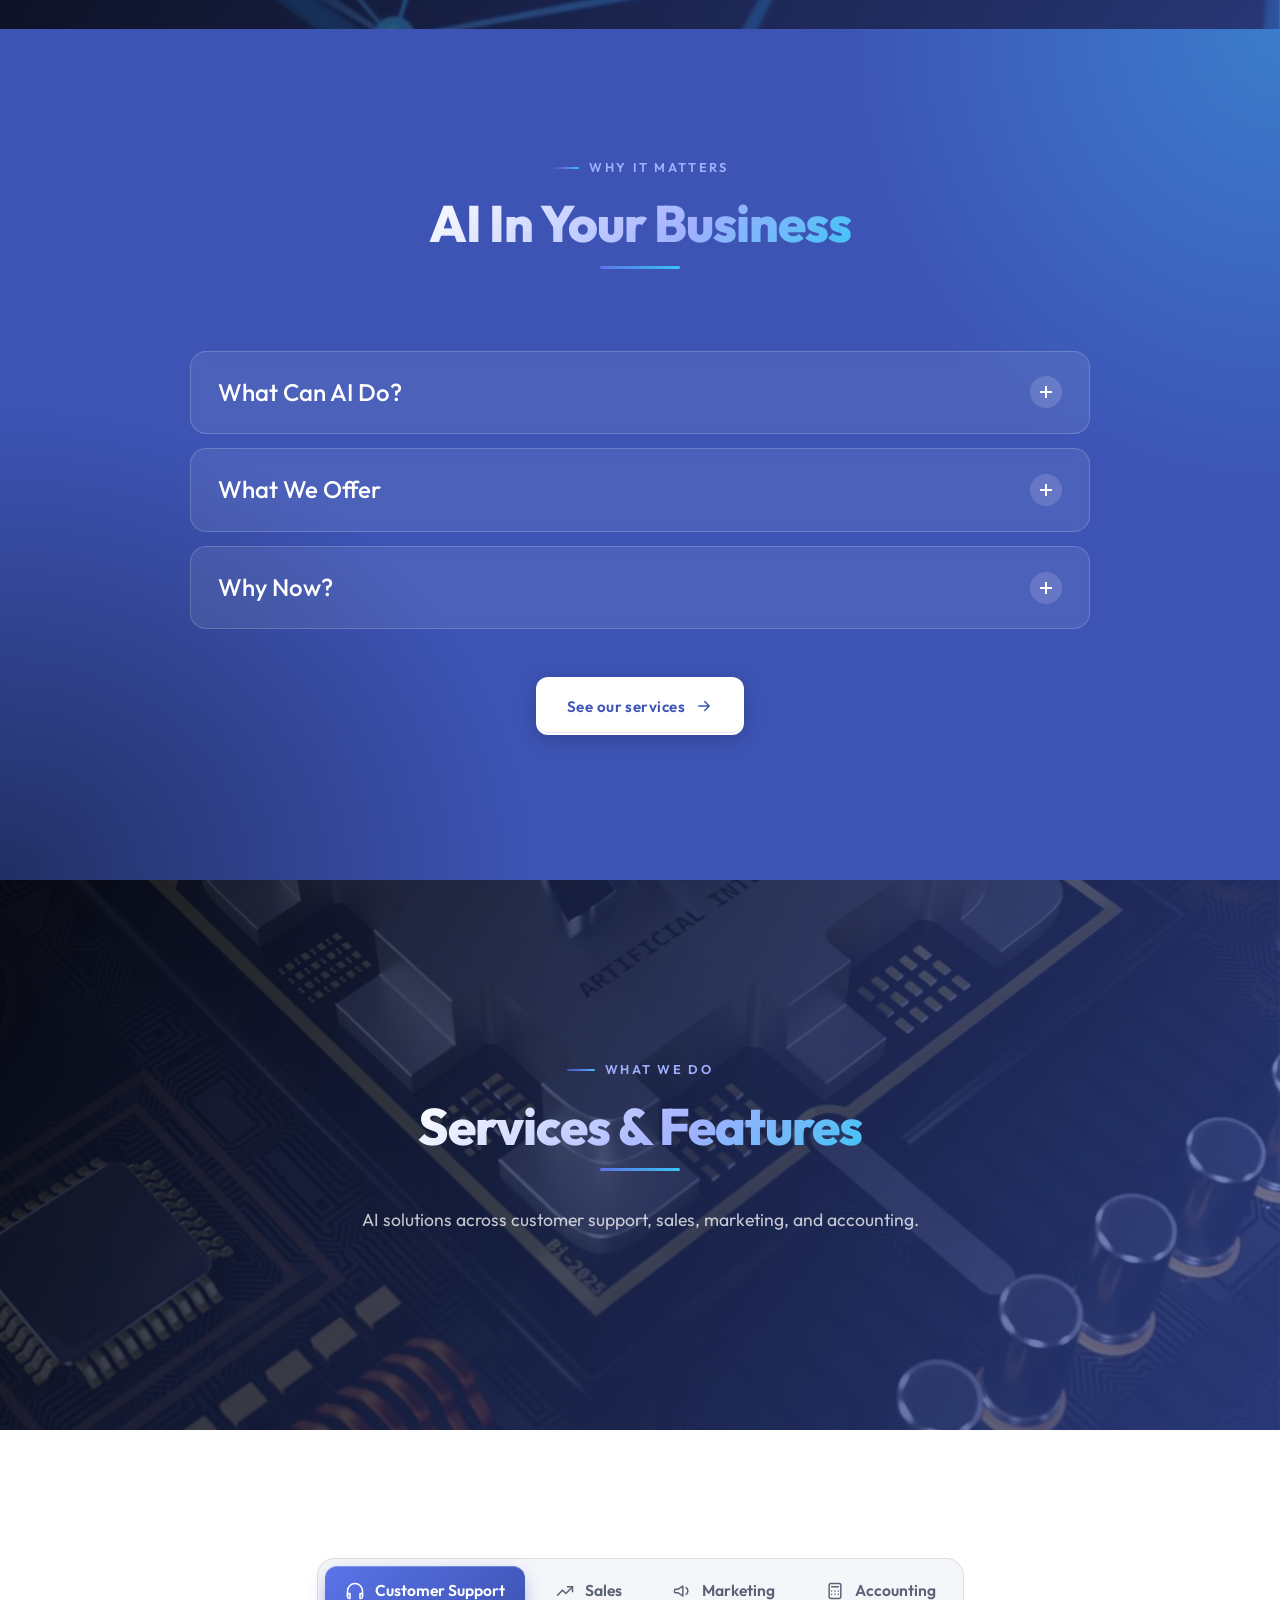
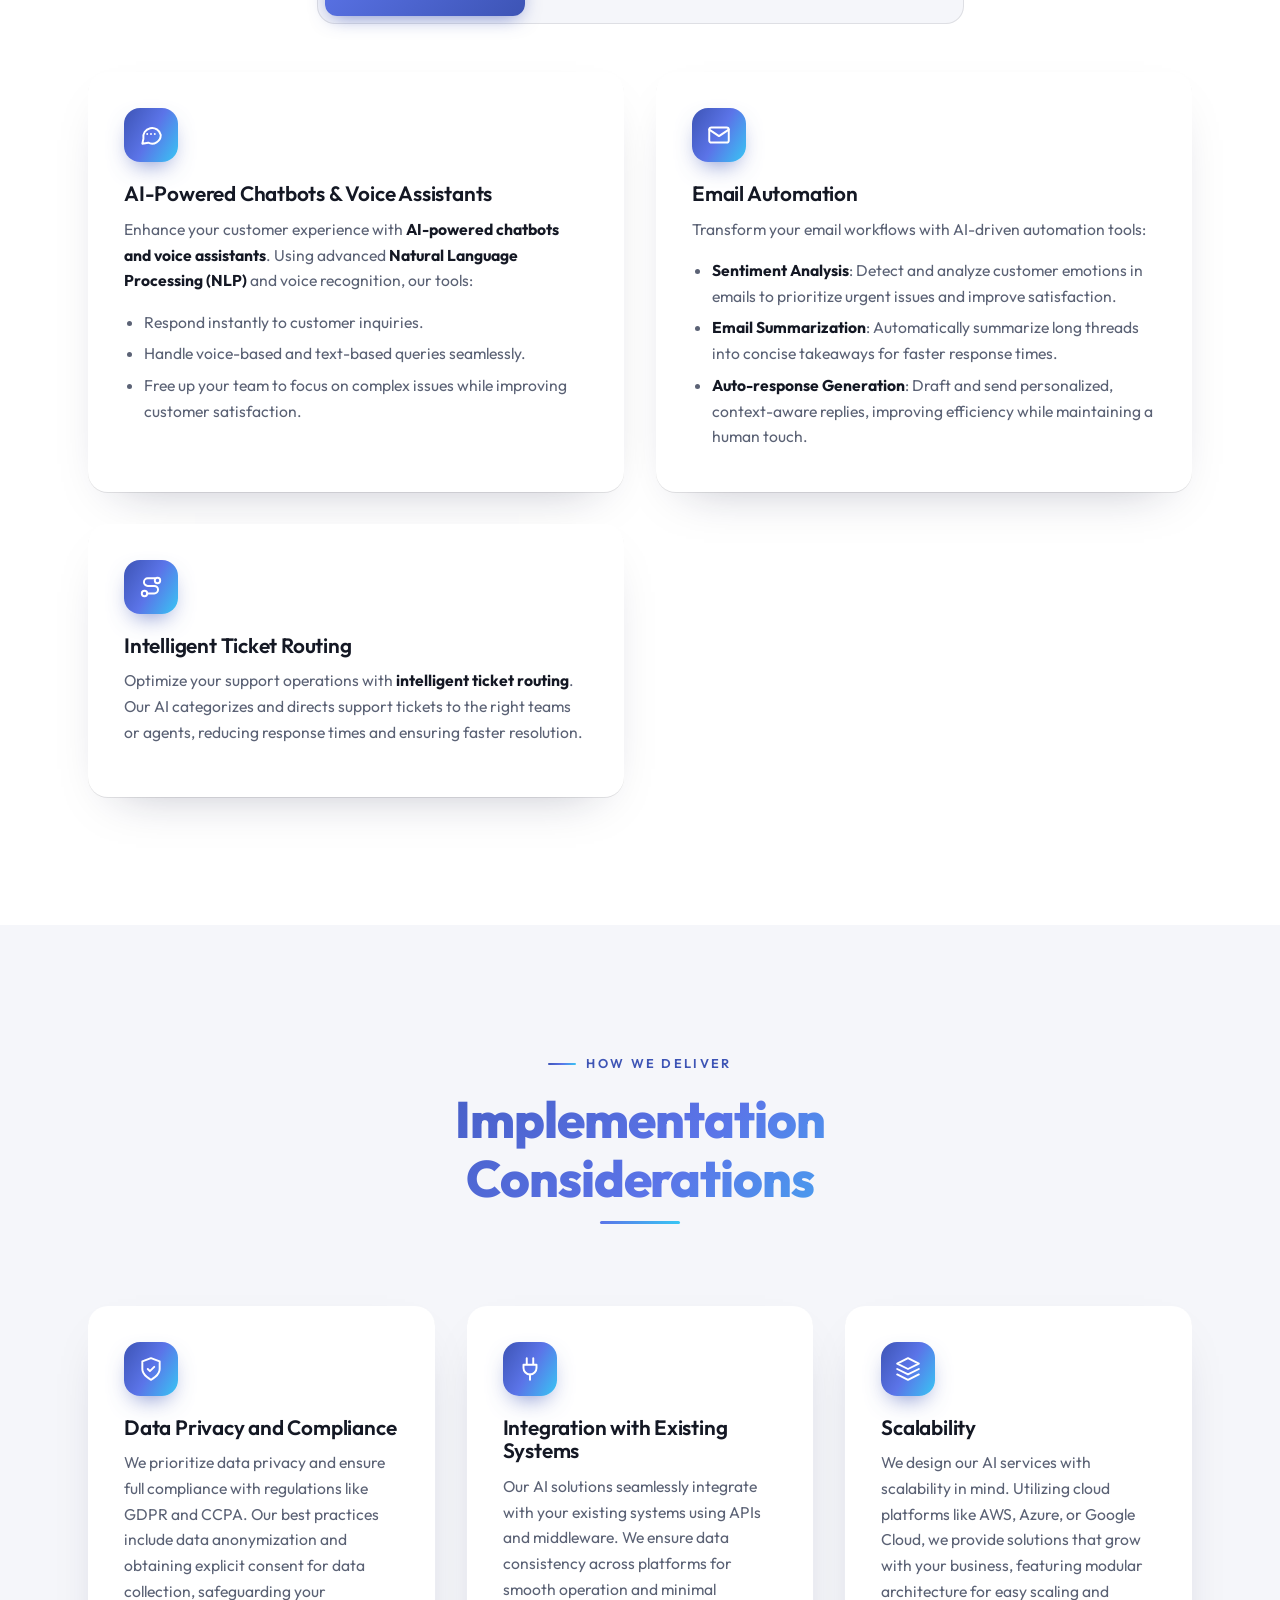
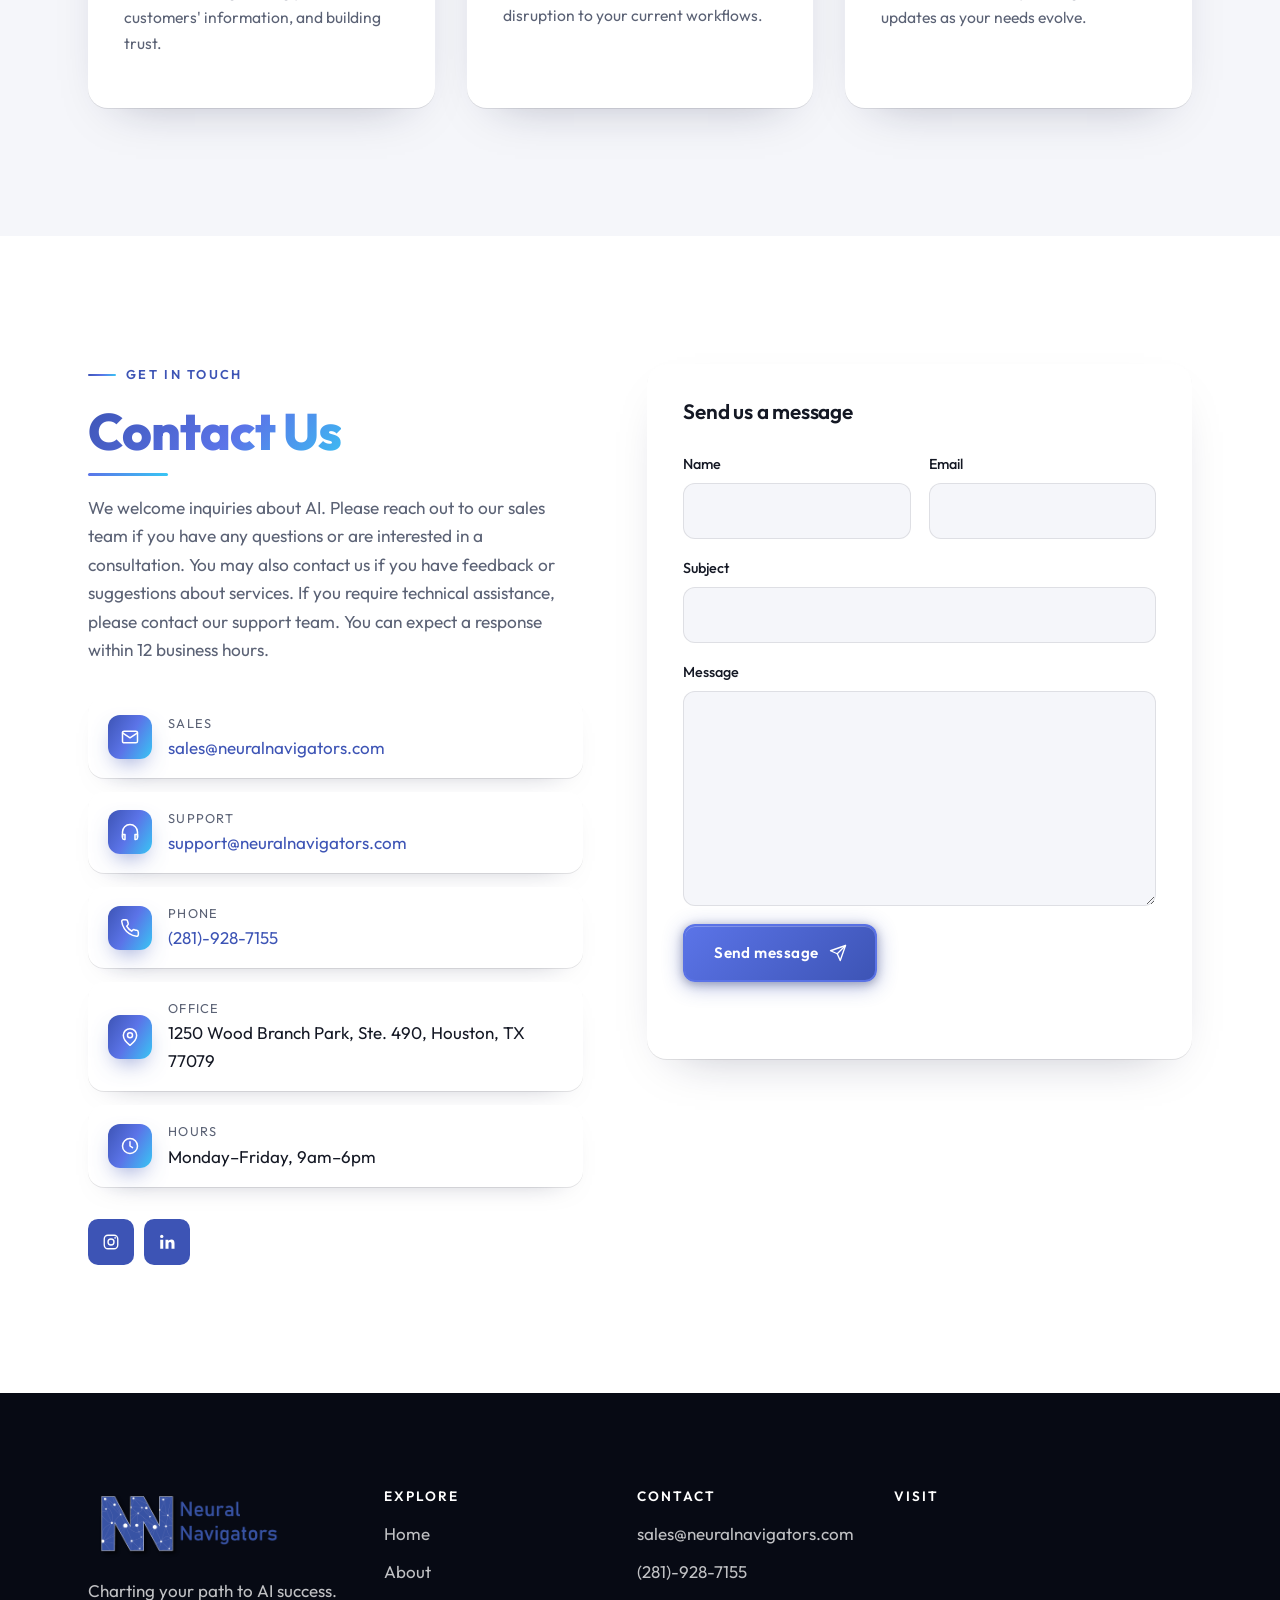
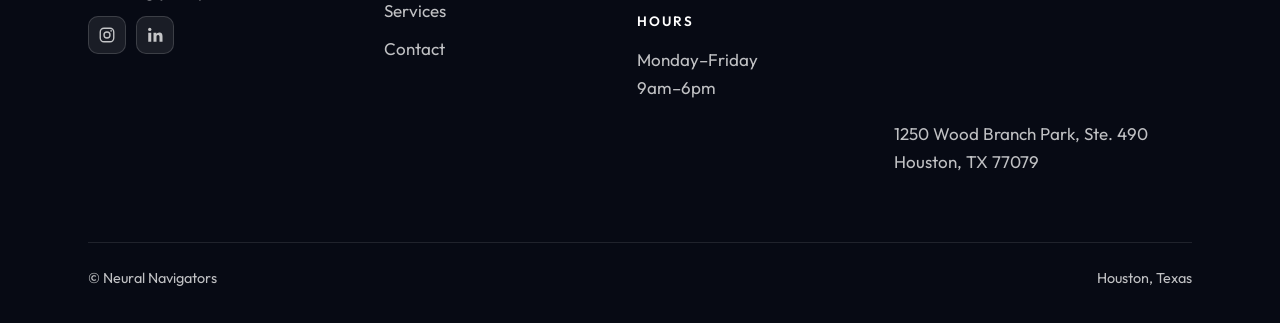
<file: about.html>
<!doctype html>
<meta charset="utf-8">
<title>Neural Navigators</title>
<link rel="canonical" href="./#about">
<meta http-equiv="refresh" content="0; url=./#about">
<script>location.replace('./#about')</script>
<a href="./#about">Continue to Neural Navigators</a>
</file>
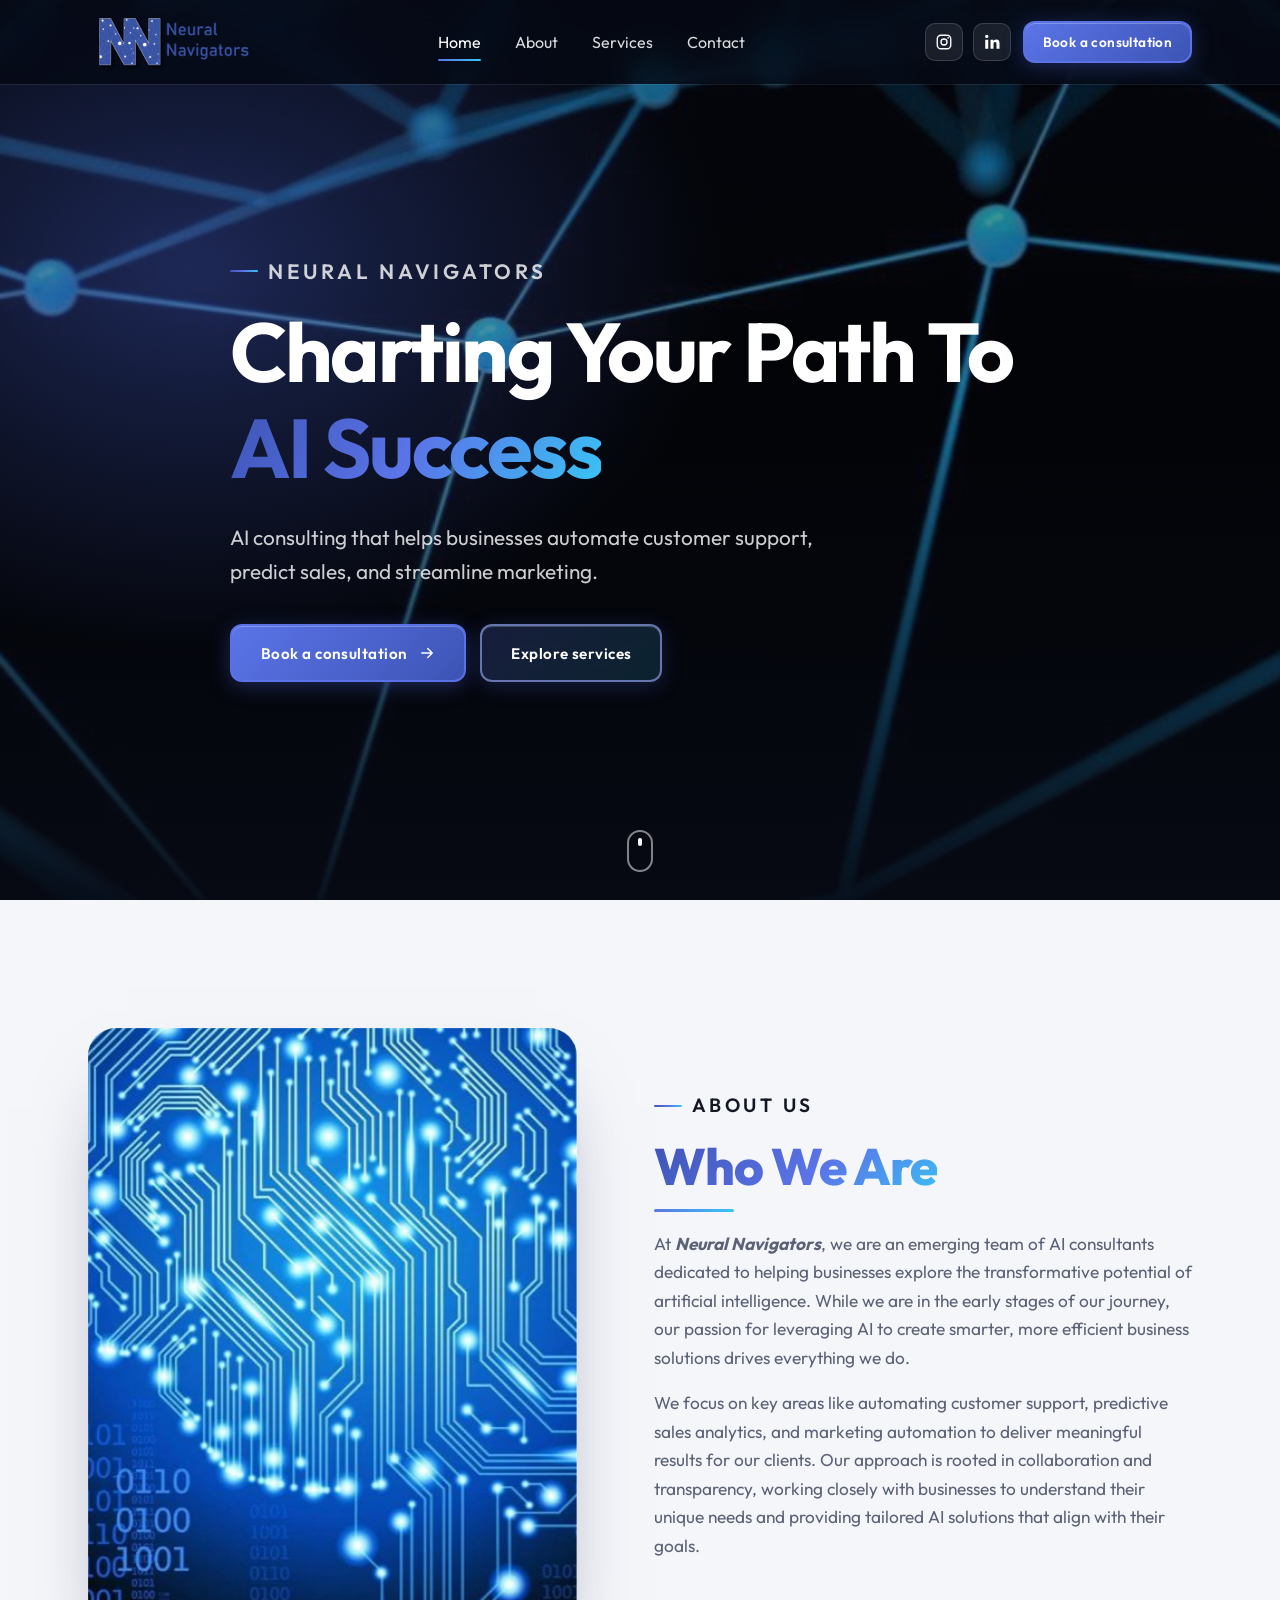
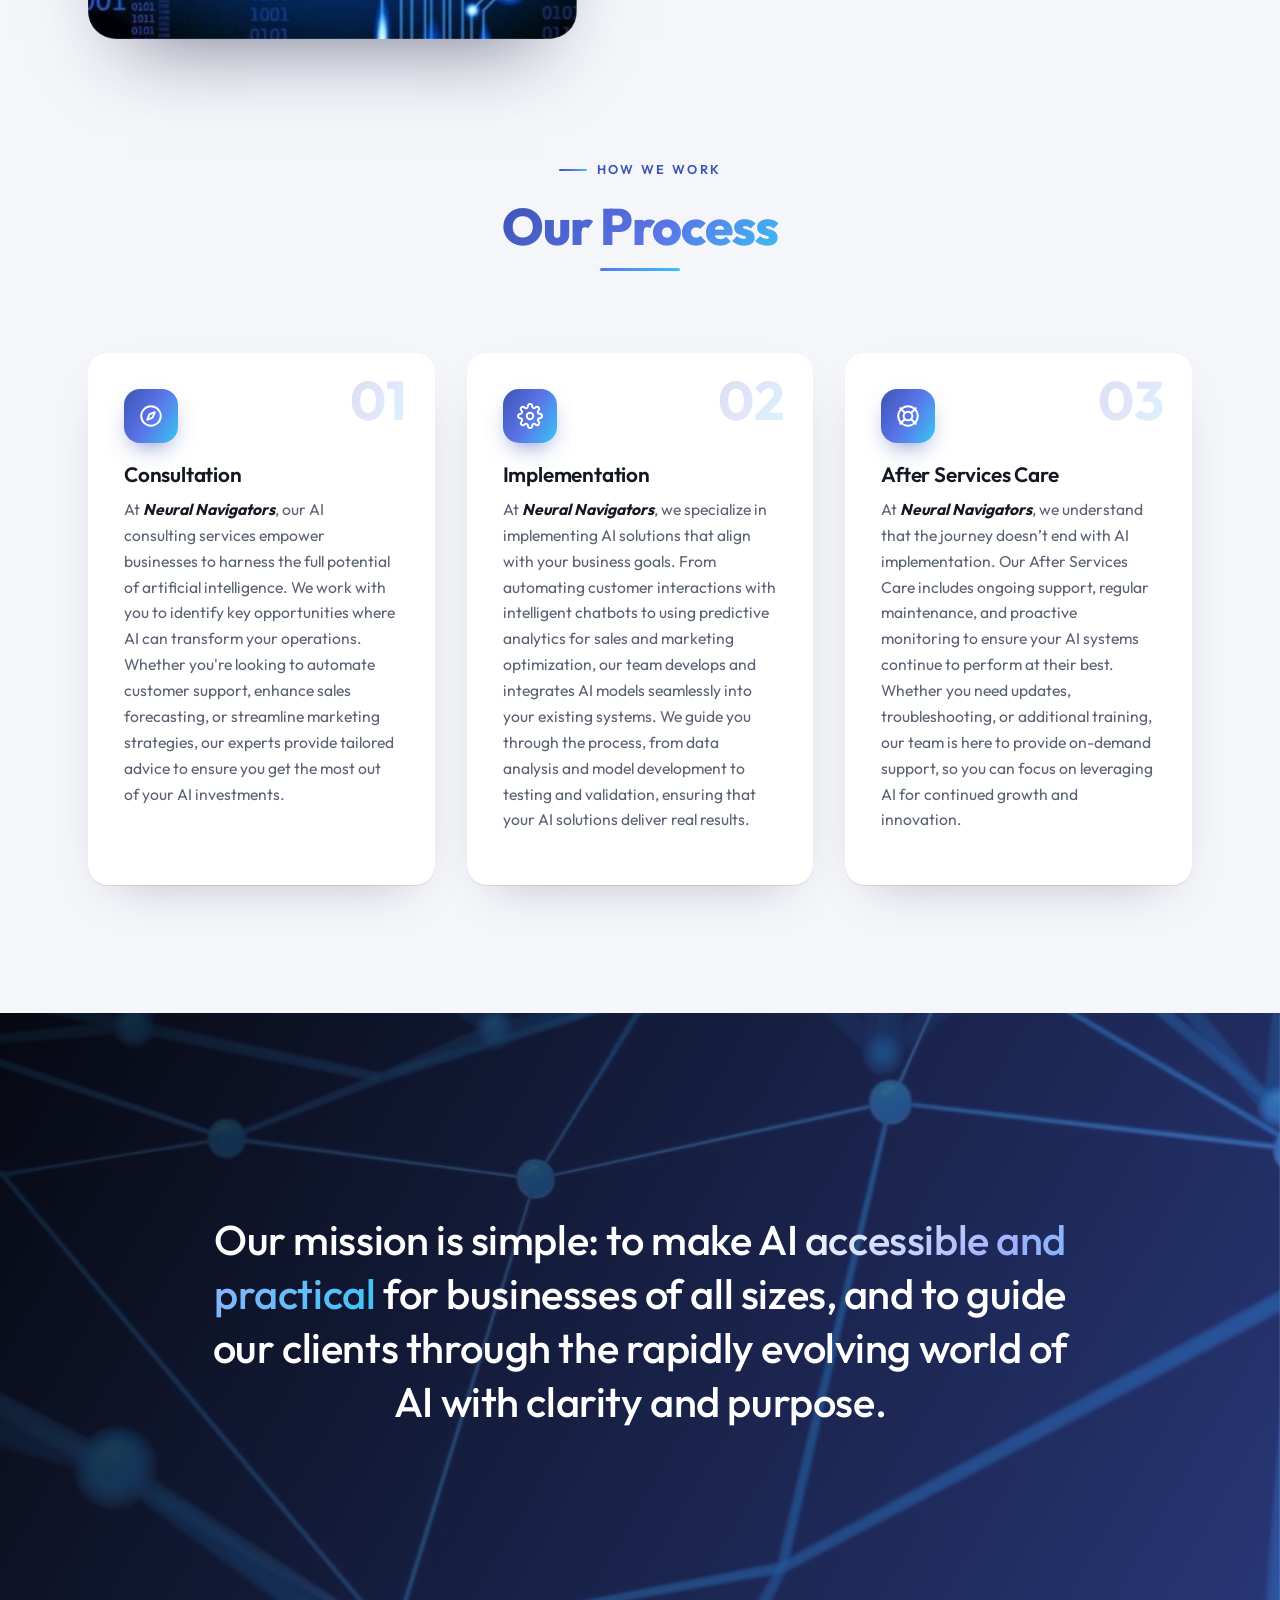
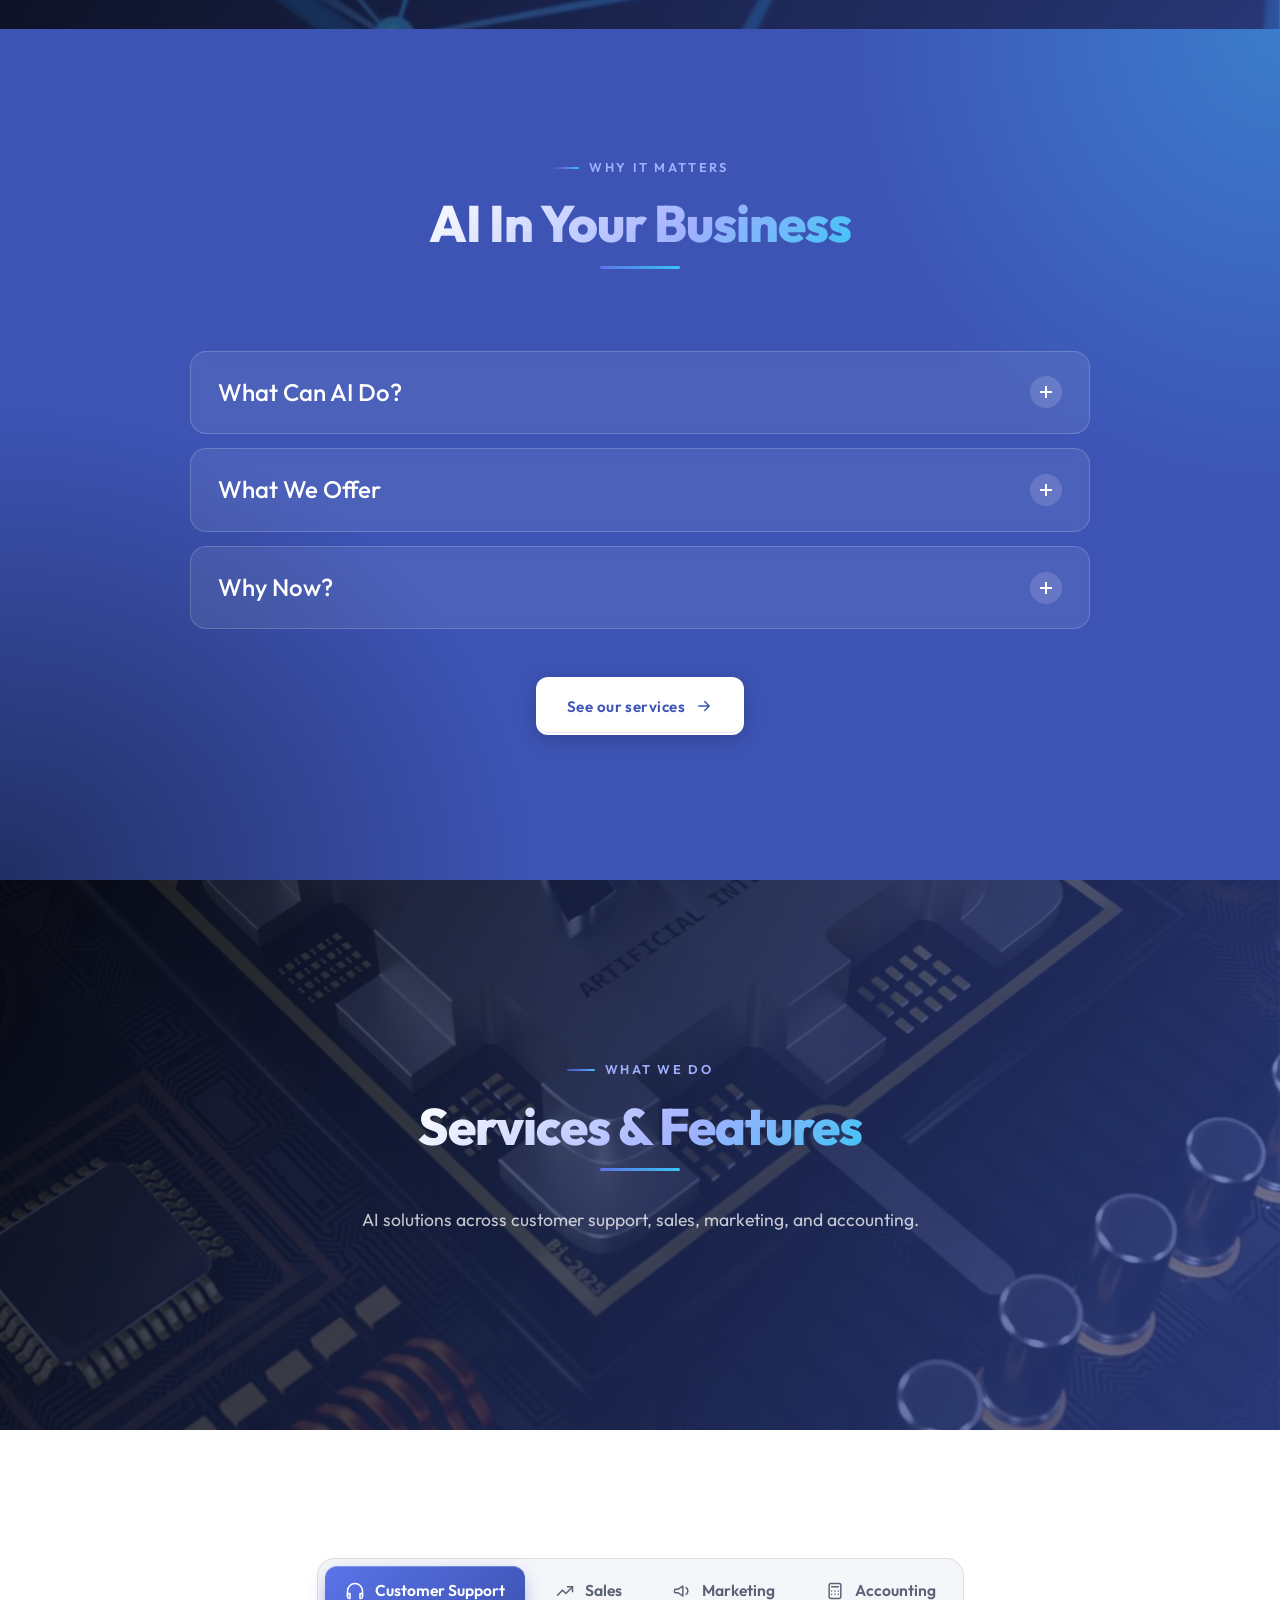
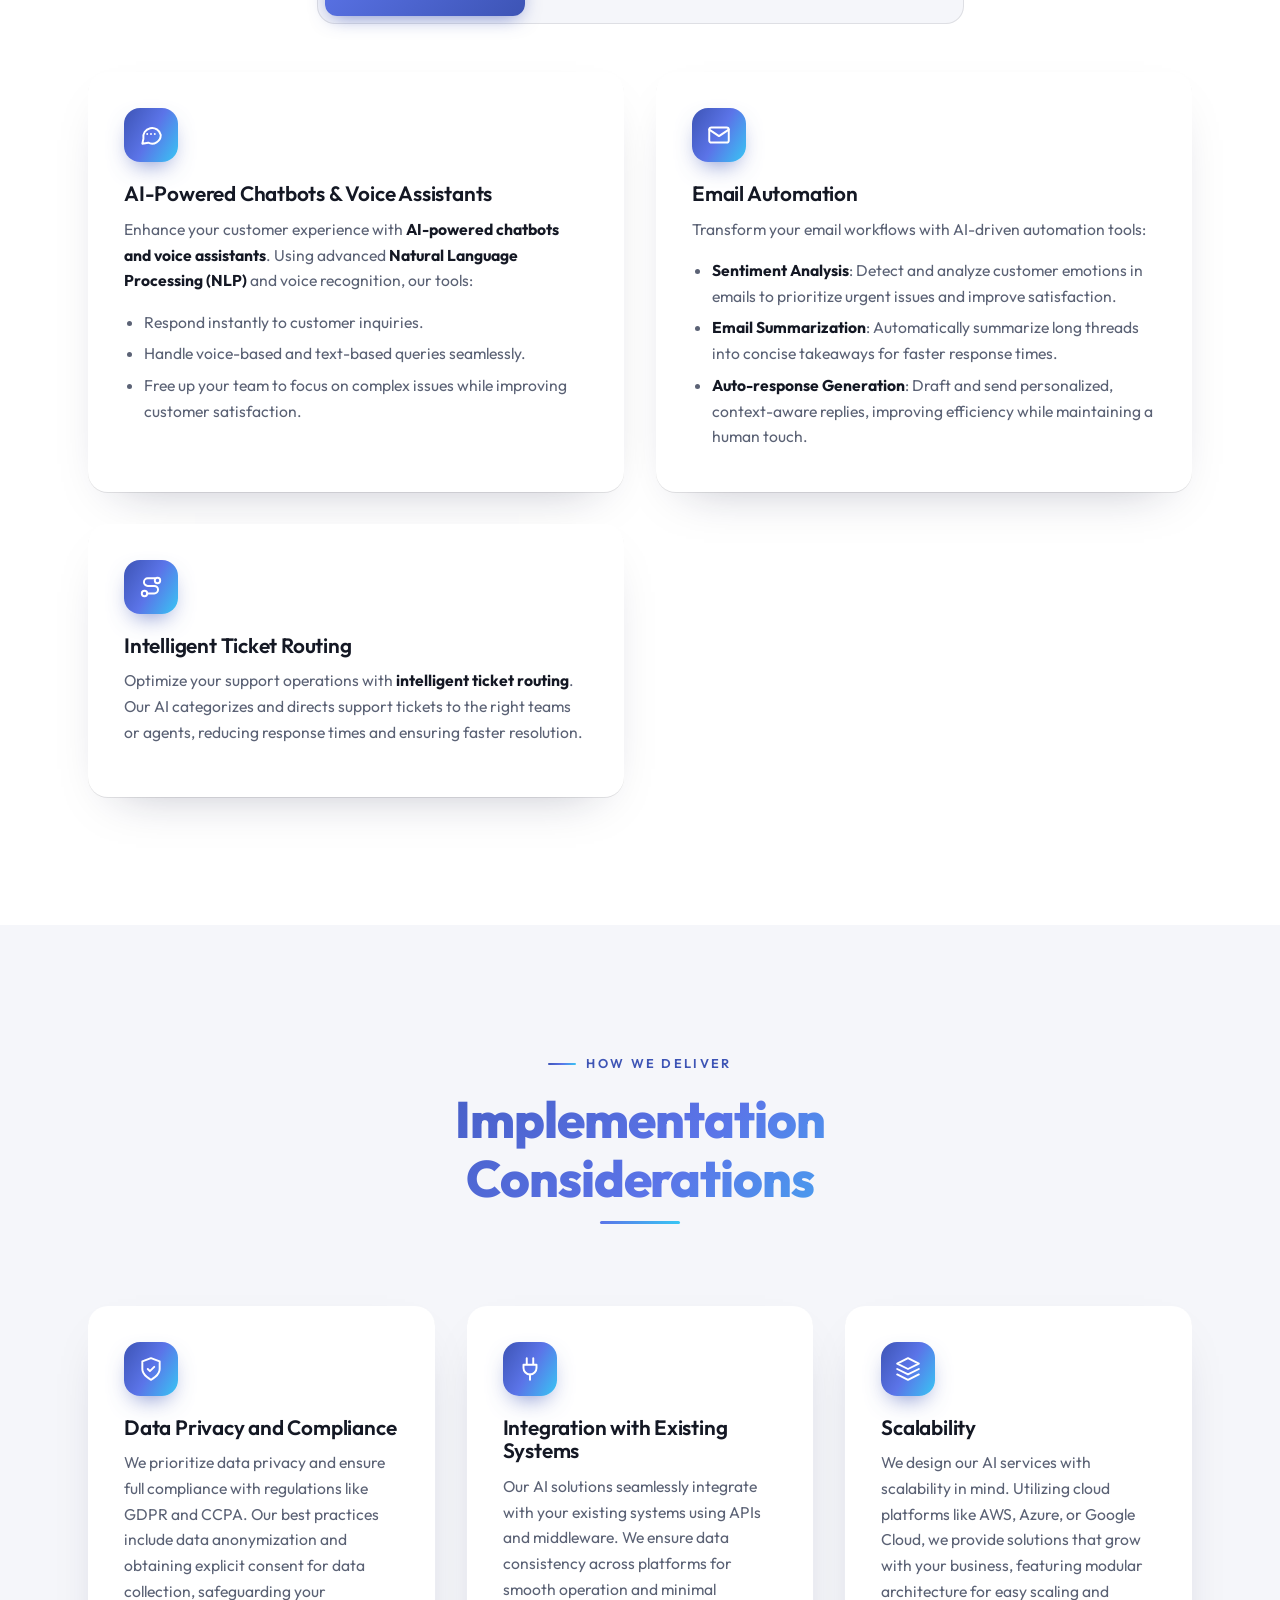
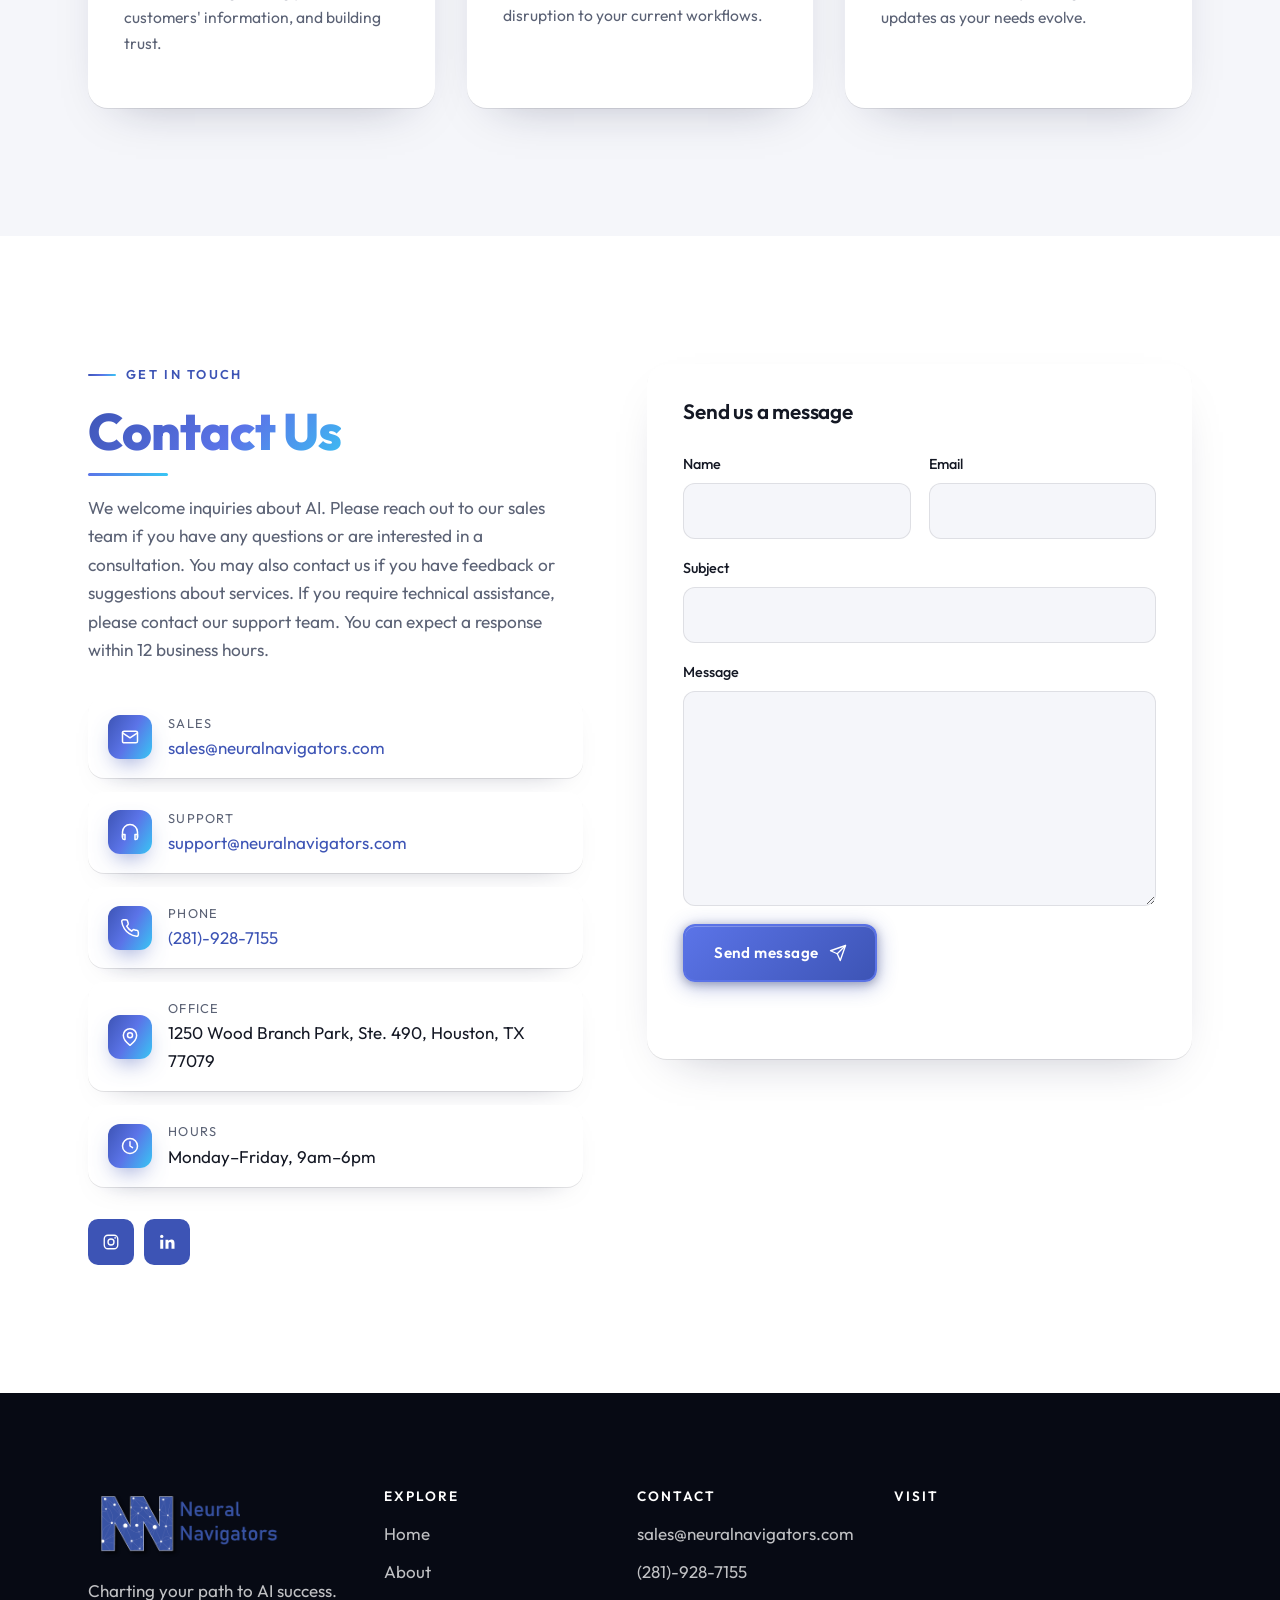
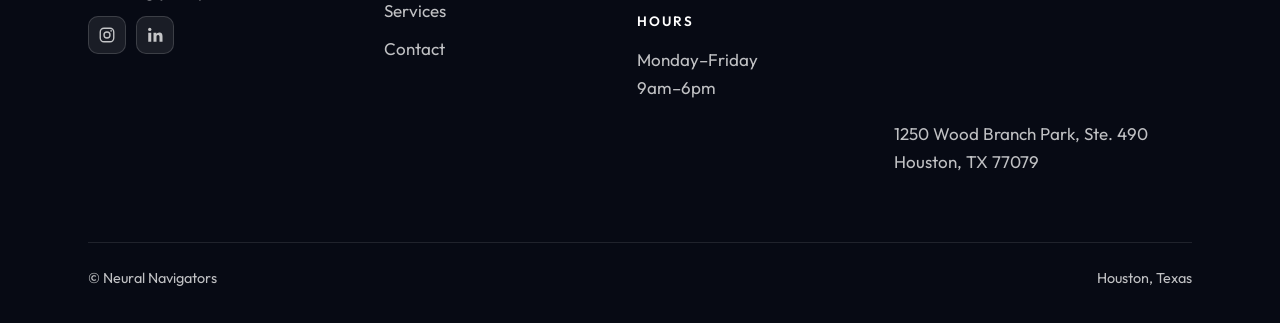
<file: contactus.html>
<!doctype html>
<meta charset="utf-8">
<title>Neural Navigators</title>
<link rel="canonical" href="./#contact">
<meta http-equiv="refresh" content="0; url=./#contact">
<script>location.replace('./#contact')</script>
<a href="./#contact">Continue to Neural Navigators</a>
</file>
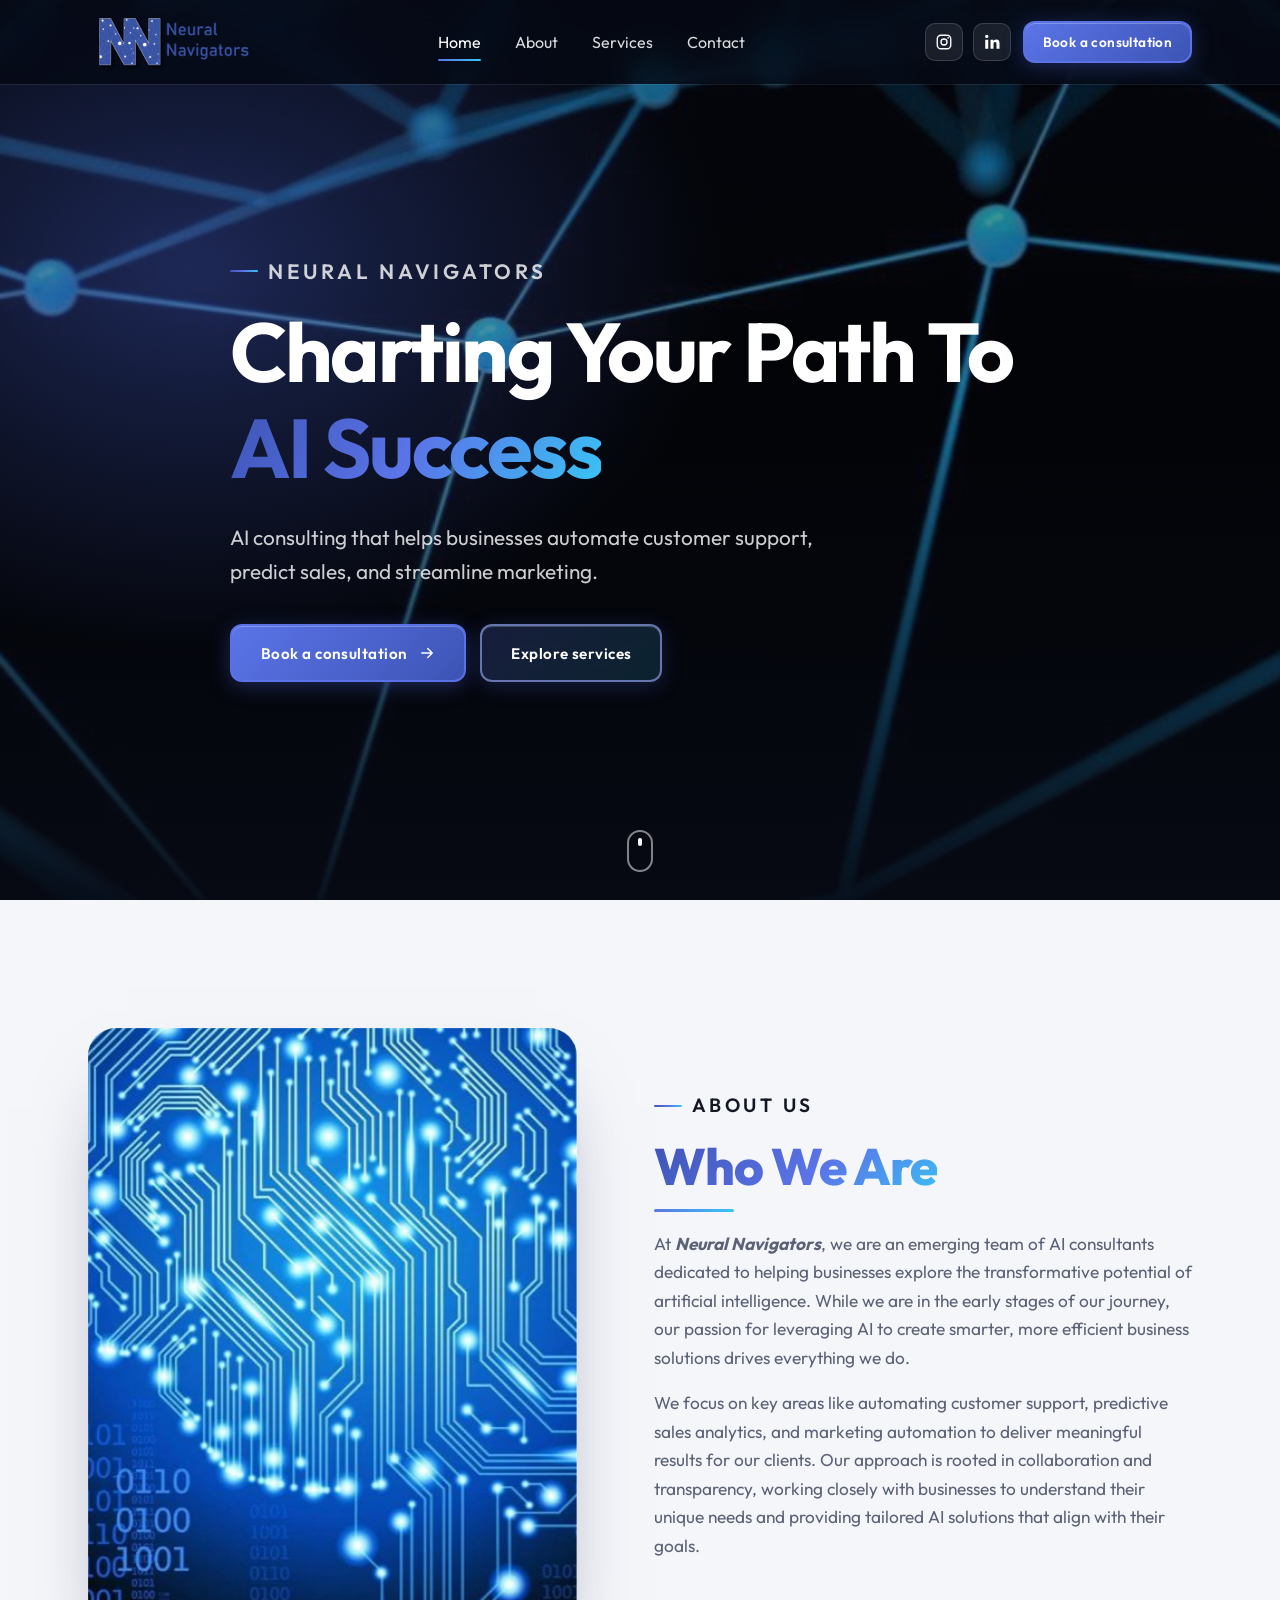
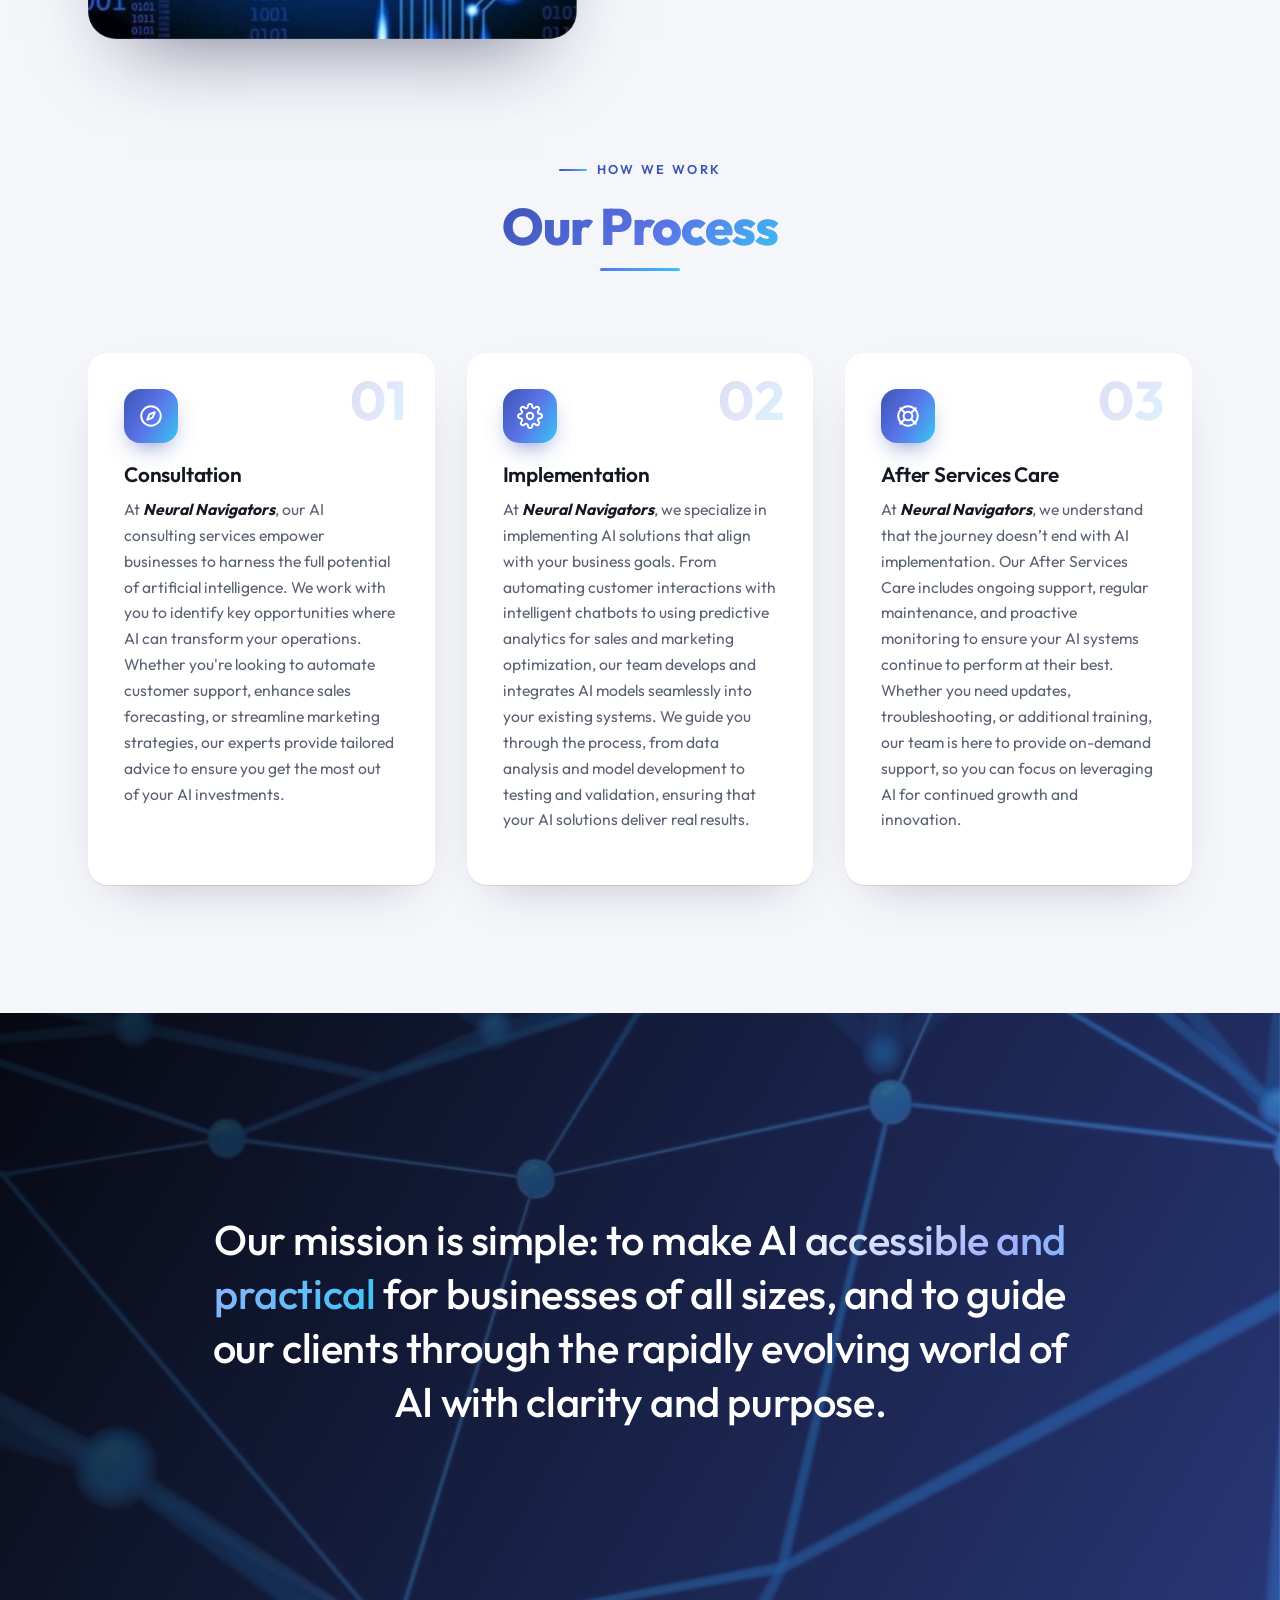
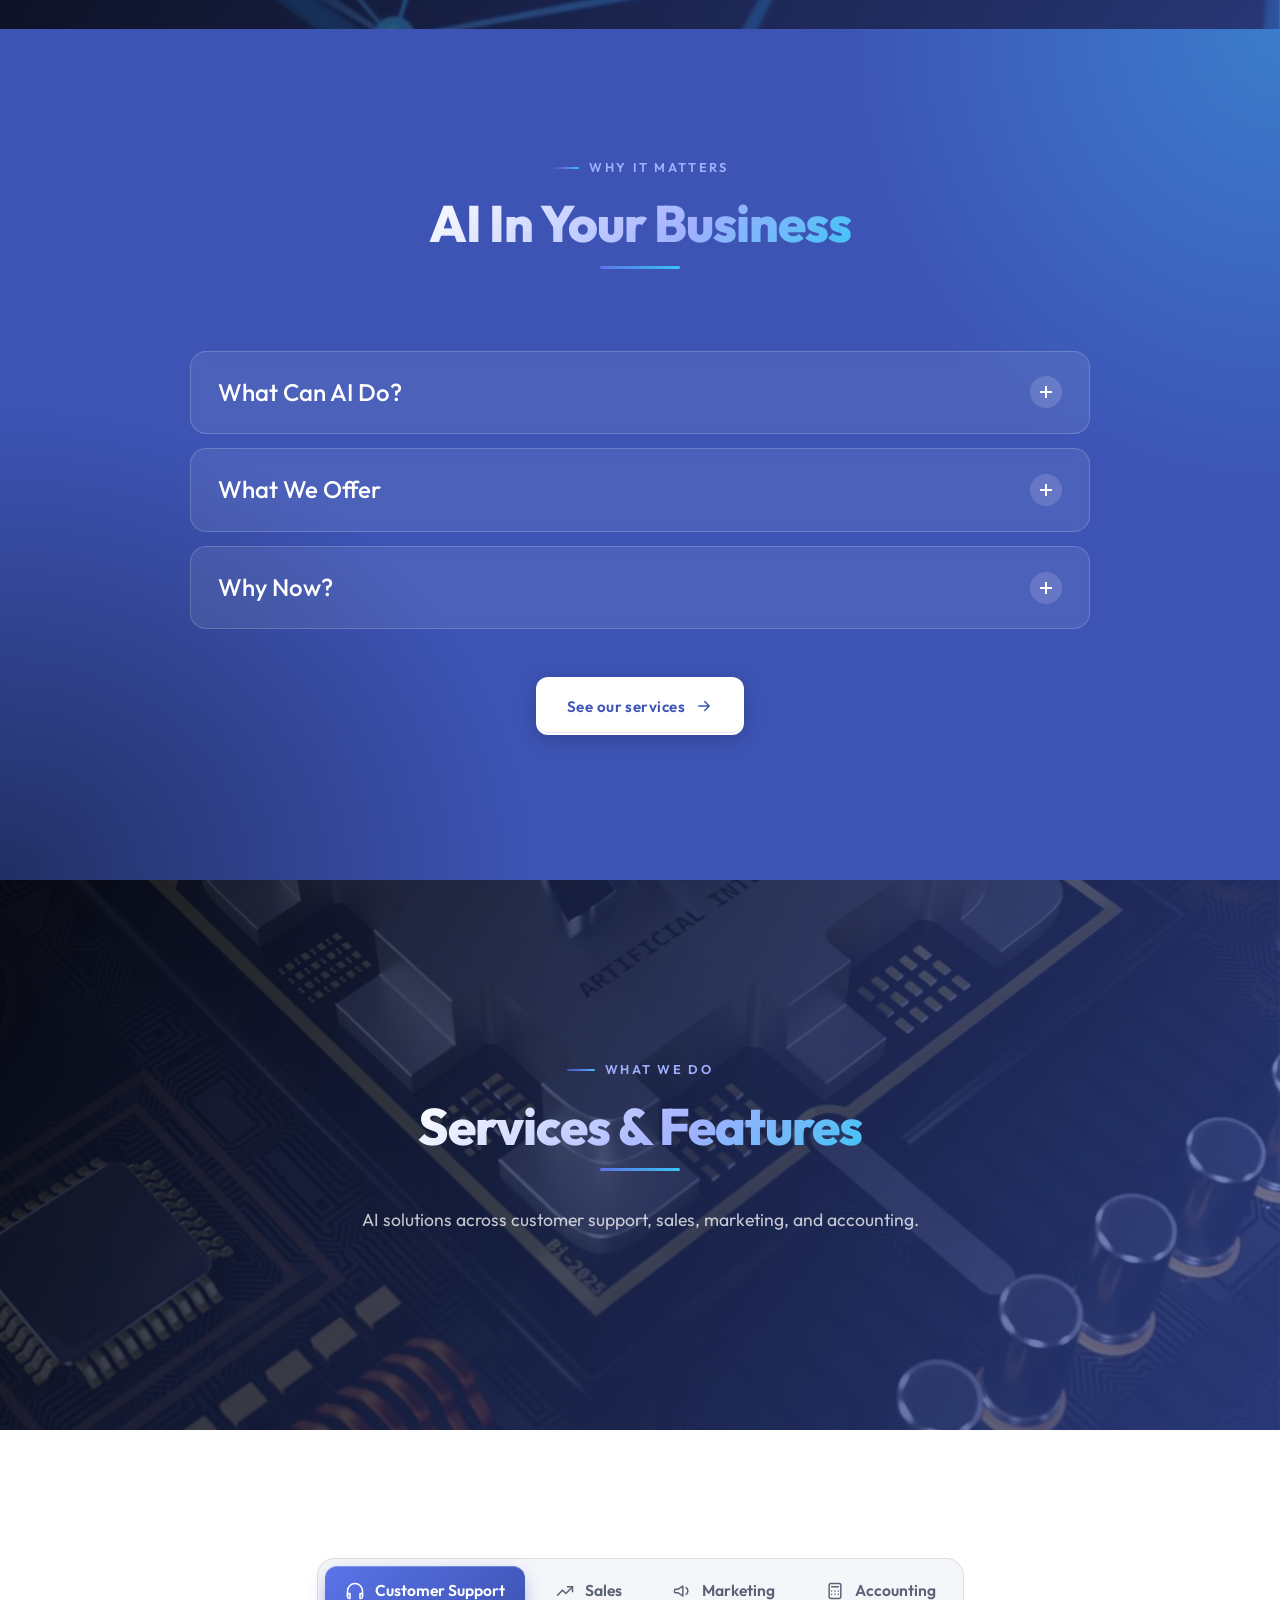
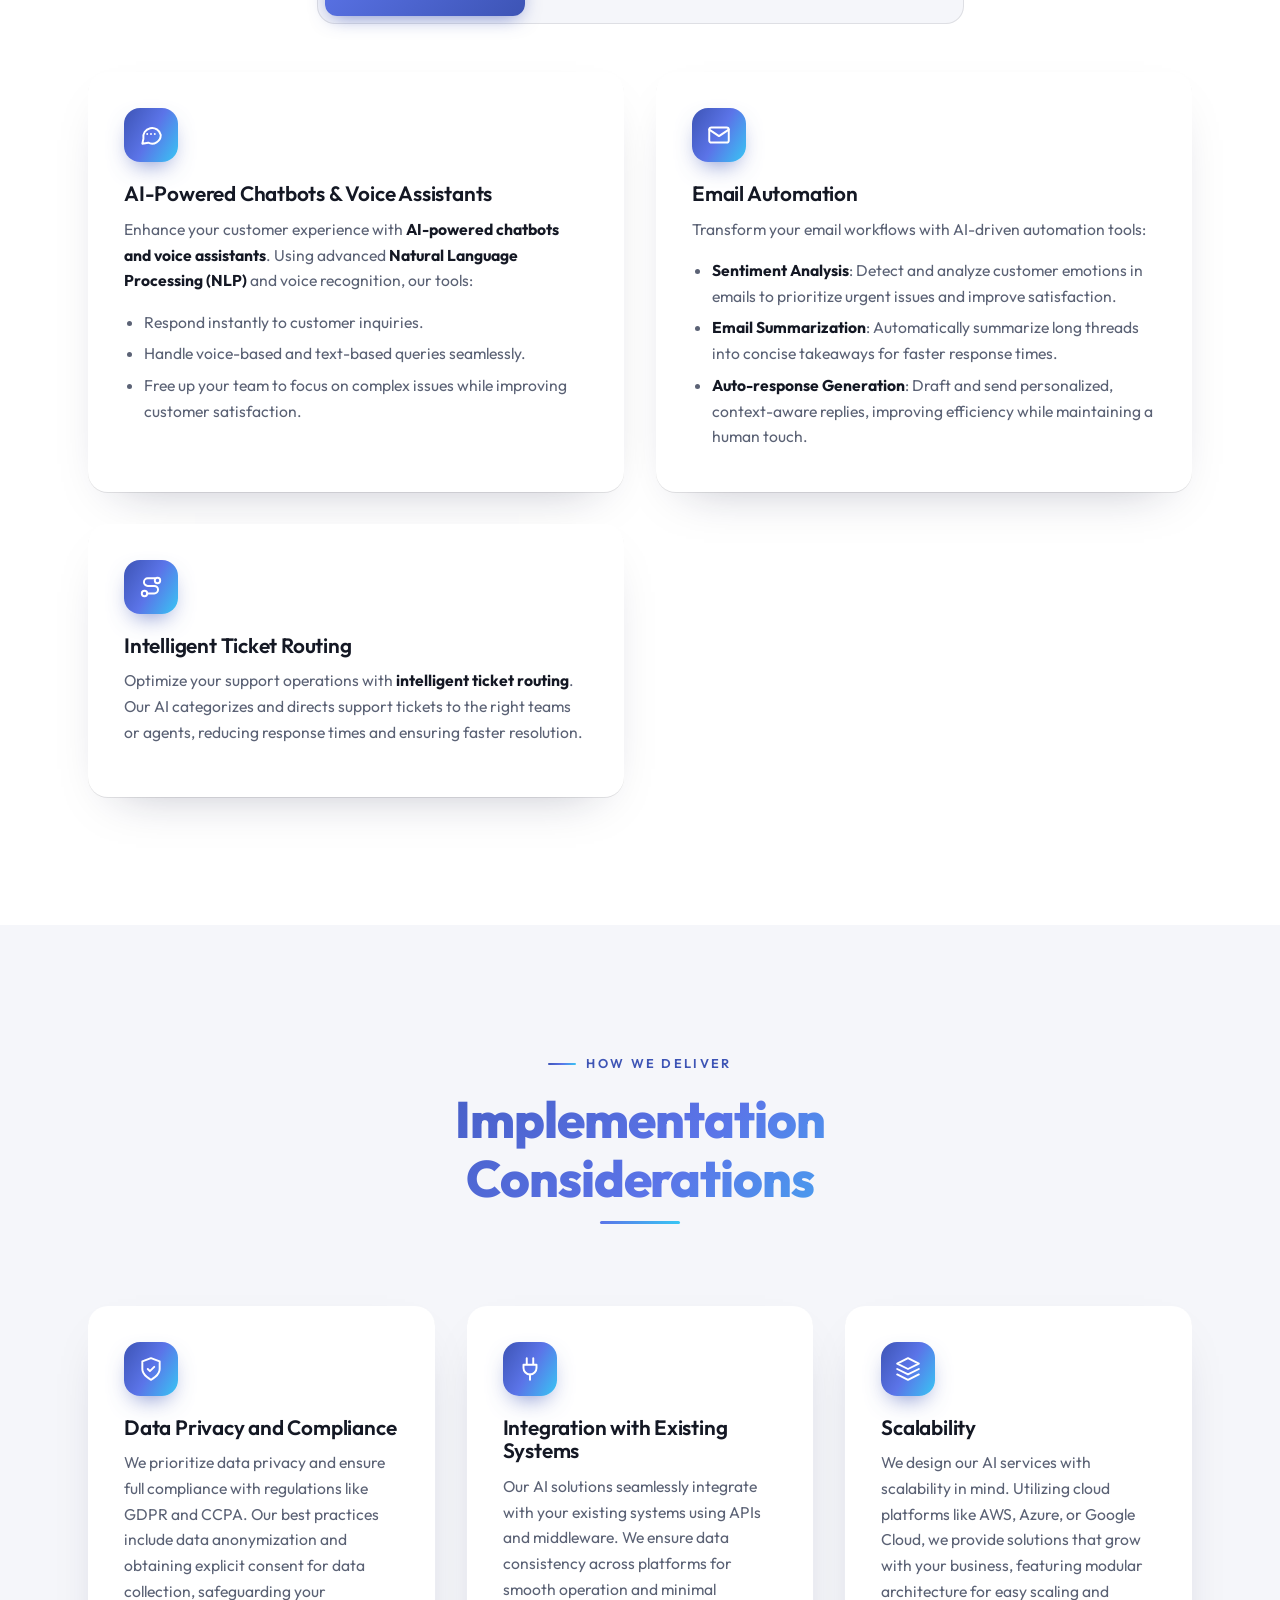
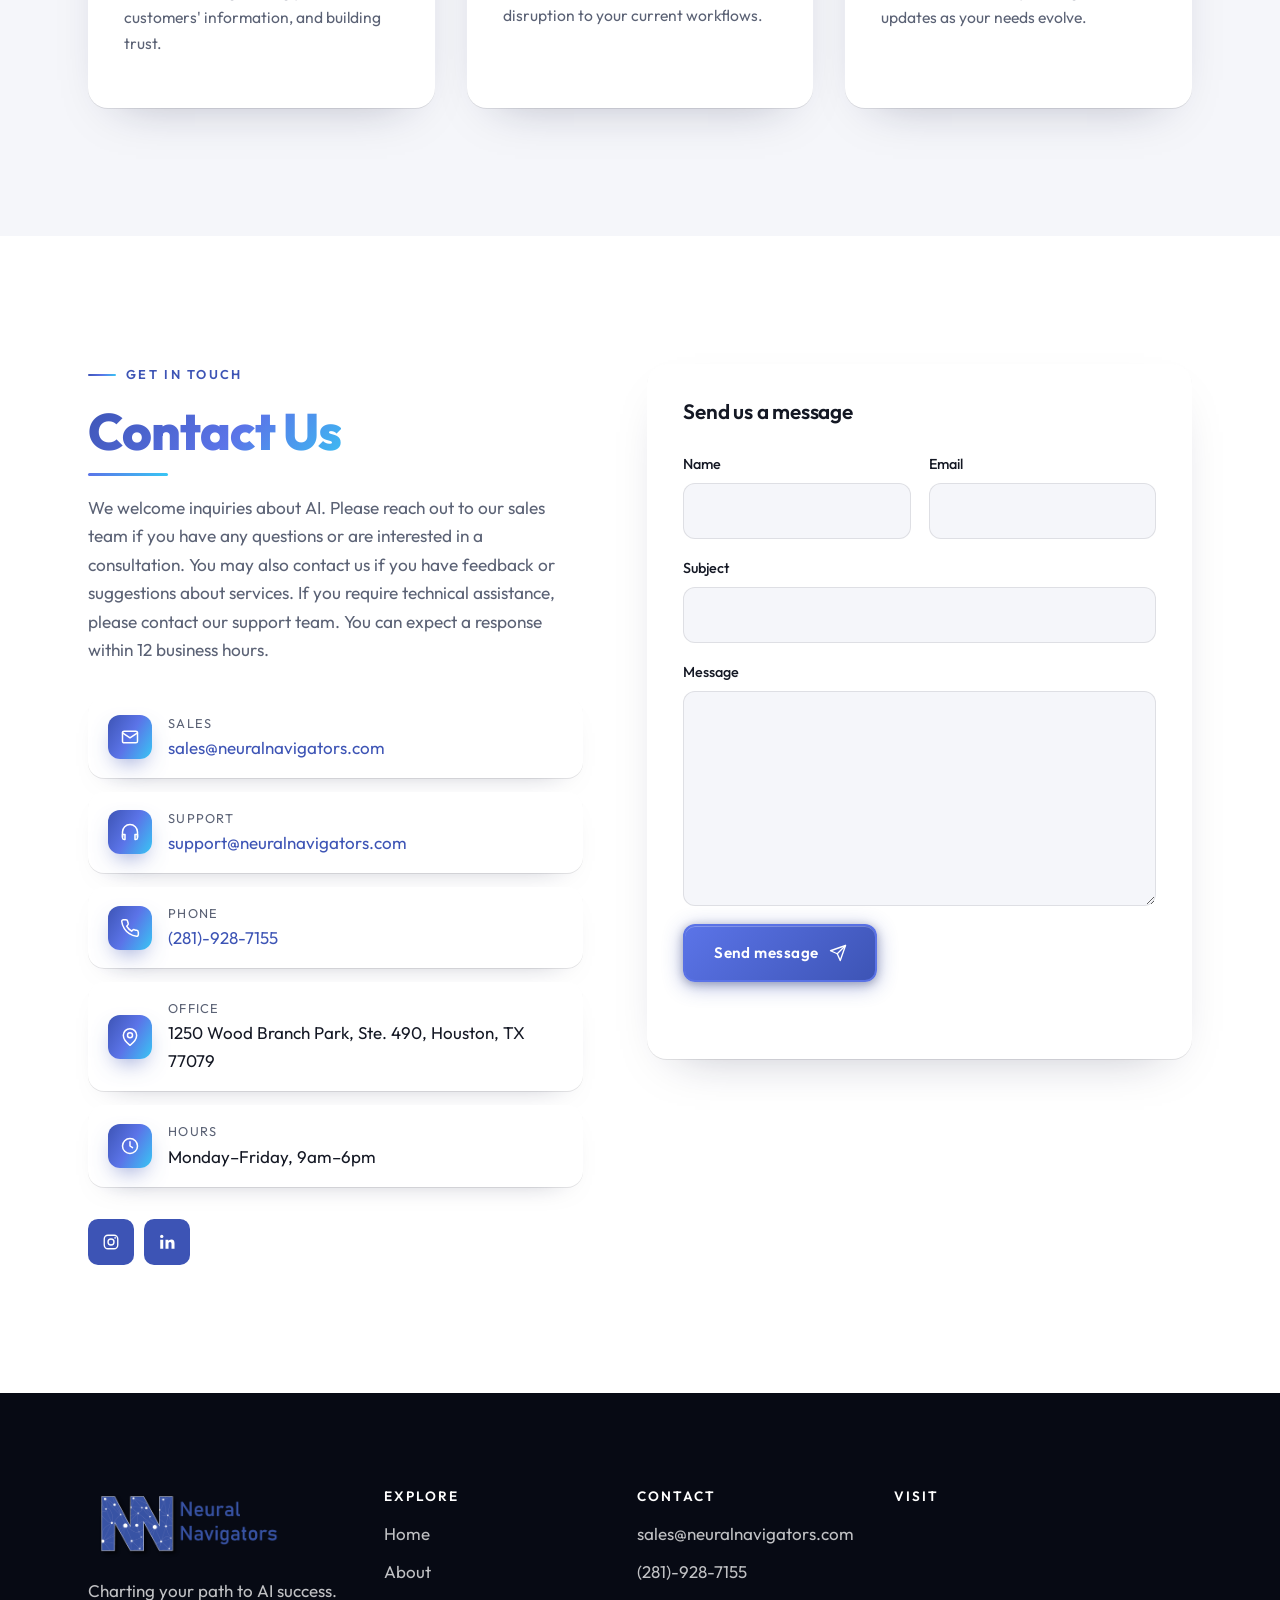
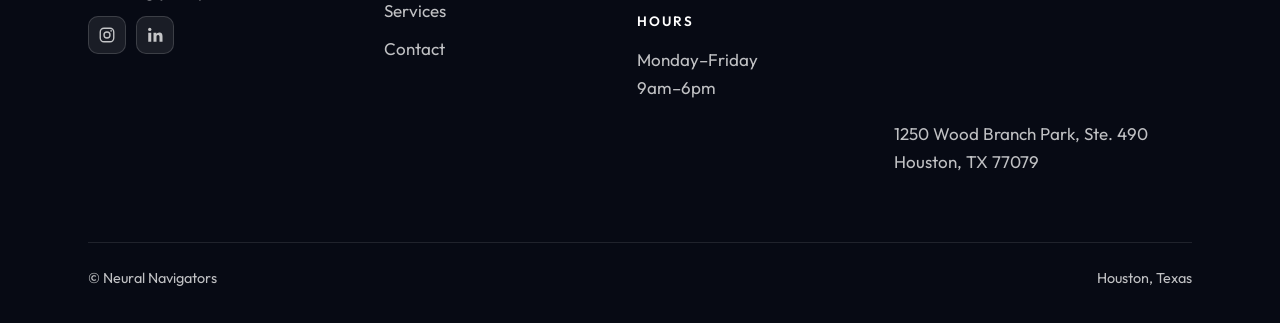
<file: services.html>
<!doctype html>
<meta charset="utf-8">
<title>Neural Navigators</title>
<link rel="canonical" href="./#services">
<meta http-equiv="refresh" content="0; url=./#services">
<script>location.replace('./#services')</script>
<a href="./#services">Continue to Neural Navigators</a>
</file>
<file: assets/css/style.css>
:root {
  --blue: #3d54b5;
  --blue-bright: #5b74e8;
  --blue-light: #9fb0ff;
  --cyan: #38c6f4;
  --ink: #070a14;
  --ink-2: #0e1324;
  --white: #fff;
  --light: #f5f6fa;
  --text: #141824;
  --muted: #5b6275;
  --line: rgba(20, 24, 36, 0.1);
  --font: "Outfit", "Helvetica Neue", Arial, sans-serif;
  --gutter: clamp(16px, 4vw, 48px);
  --max: 1200px;
  --radius: 20px;
  --header-h: 84px;
  --ease: cubic-bezier(0.2, 0.7, 0.2, 1);
  --gradient: linear-gradient(120deg, var(--blue) 0%, var(--blue-bright) 50%, var(--cyan) 100%);
}

*, *::before, *::after { box-sizing: border-box; }

html { -webkit-text-size-adjust: 100%; scroll-behavior: smooth; scroll-padding-top: var(--header-h); }

body {
  margin: 0;
  font-family: var(--font);
  font-size: 17px;
  line-height: 1.65;
  color: var(--text);
  background: var(--white);
  -webkit-font-smoothing: antialiased;
}

img { max-width: 100%; height: auto; display: block; }
a { color: var(--blue); }
h1, h2, h3, h4 { font-weight: 600; line-height: 1.15; margin: 0 0 0.5em; letter-spacing: -0.01em; }
p { margin: 0 0 1em; }

.container { max-width: var(--max); margin: 0 auto; padding: 0 var(--gutter); }
.center { text-align: center; }

.skip-link {
  position: absolute; left: -9999px; top: 8px;
  background: var(--white); color: var(--ink); padding: 8px 16px; border-radius: 8px; z-index: 100;
}
.skip-link:focus { left: 8px; }

.gradient-text {
  background: var(--gradient);
  -webkit-background-clip: text; background-clip: text;
  color: transparent;
}

.eyebrow {
  display: flex; align-items: center; gap: 10px;
  font-size: 0.8rem; font-weight: 600; letter-spacing: 0.18em; text-transform: uppercase;
  color: var(--blue); margin-bottom: 16px;
}
.eyebrow::before { content: ""; width: 28px; height: 2px; background: var(--gradient); border-radius: 2px; }
.on-dark .eyebrow { color: var(--blue-light); }

.section-head { text-align: center; max-width: 720px; margin: 0 auto clamp(40px, 6vw, 64px); }
.section-head .eyebrow { justify-content: center; }
.section-title {
  position: relative; display: inline-block;
  font-size: clamp(2rem, 4.5vw, 3.2rem); font-weight: 800; letter-spacing: -0.02em;
  margin: 0 0 0.35em; padding-bottom: 0.3em;
  background: linear-gradient(135deg, var(--blue), var(--blue-bright) 55%, var(--cyan));
  -webkit-background-clip: text; background-clip: text; color: transparent;
}
.on-dark .section-title { background-image: linear-gradient(135deg, var(--white), var(--blue-light) 60%, var(--cyan)); }
/* Gradient underline bar that draws in when the title is revealed. */
.section-title::after {
  content: ""; position: absolute; left: 50%; bottom: 0;
  width: 80px; height: 3px; border-radius: 2px; translate: -50% 0;
  background: linear-gradient(90deg, var(--blue-bright), var(--cyan));
  transform-origin: center; transition: transform 0.8s var(--ease) 0.3s;
}
.js .reveal .section-title::after, .js .section-title.reveal::after { transform: scaleX(0); }
.js .reveal.is-visible .section-title::after, .js .section-title.reveal.is-visible::after { transform: scaleX(1); }
.section-title--left::after { left: 0; translate: 0 0; transform-origin: left; }
.section-lead { color: var(--muted); font-size: 1.1rem; margin-top: 16px; }
.on-dark .section-lead { color: rgba(255, 255, 255, 0.75); }

/* Buttons */
.btn {
  position: relative; overflow: hidden;
  display: inline-flex; align-items: center; justify-content: center; gap: 10px;
  min-height: 48px; padding: 0.95em 1.9em;
  border-radius: 12px; border: 2px solid transparent;
  font: inherit; font-size: 0.95rem; font-weight: 600; letter-spacing: 0.03em;
  text-decoration: none; cursor: pointer;
  transition: transform 0.3s ease, box-shadow 0.3s ease, background 0.3s ease, border-color 0.3s ease;
}
/* Light sweep across the button on hover. */
.btn::before {
  content: ""; position: absolute; top: 0; left: -100%; width: 100%; height: 100%;
  background: linear-gradient(90deg, transparent, rgba(255, 255, 255, 0.28), transparent);
  transition: left 0.55s ease;
}
.btn:hover::before { left: 100%; }
.btn:hover { transform: translateY(-3px); }
.btn svg { width: 18px; height: 18px; transition: transform 0.3s ease; }
.btn:hover svg { transform: translateX(3px); }
.btn--primary {
  color: var(--white);
  background: linear-gradient(135deg, var(--blue-bright), var(--blue));
  border-color: rgba(91, 116, 232, 0.9);
  box-shadow: 0 4px 20px rgba(61, 84, 181, 0.45), 0 2px 8px rgba(0, 0, 0, 0.25), inset 0 1px 0 rgba(255, 255, 255, 0.25);
}
.btn--primary:hover {
  background: linear-gradient(135deg, var(--blue), var(--blue-bright));
  box-shadow: 0 8px 30px rgba(61, 84, 181, 0.55), 0 4px 15px rgba(0, 0, 0, 0.3), inset 0 1px 0 rgba(255, 255, 255, 0.35);
}
.btn--ghost {
  color: var(--white);
  background: linear-gradient(135deg, rgba(91, 116, 232, 0.22), rgba(56, 198, 244, 0.15));
  border-color: rgba(159, 176, 255, 0.6);
  backdrop-filter: blur(10px);
  box-shadow: 0 4px 20px rgba(61, 84, 181, 0.3), inset 0 1px 0 rgba(255, 255, 255, 0.2);
}
.btn--ghost:hover { background: linear-gradient(135deg, rgba(91, 116, 232, 0.35), rgba(56, 198, 244, 0.25)); border-color: rgba(159, 176, 255, 0.9); }
.btn--white {
  color: var(--blue); background: var(--white); border-color: rgba(255, 255, 255, 0.9);
  box-shadow: 0 4px 20px rgba(0, 0, 0, 0.2), inset 0 -1px 0 rgba(61, 84, 181, 0.15);
}
.btn--white::before { background: linear-gradient(90deg, transparent, rgba(61, 84, 181, 0.15), transparent); }
.btn--white:hover { box-shadow: 0 8px 30px rgba(0, 0, 0, 0.3); }
.btn--sm { min-height: 42px; padding: 0.6em 1.3em; font-size: 0.85rem; }

/* Header */
.site-header {
  position: fixed; inset: 0 0 auto; z-index: 50;
  height: var(--header-h);
  color: var(--white);
  background: rgba(7, 10, 20, 0.85);
  backdrop-filter: saturate(160%) blur(16px);
  -webkit-backdrop-filter: saturate(160%) blur(16px);
  box-shadow: 0 1px 0 rgba(255, 255, 255, 0.08);
  transition: box-shadow 0.3s;
}
.site-header.is-scrolled { box-shadow: 0 1px 0 rgba(255, 255, 255, 0.08), 0 10px 30px -10px rgba(0, 0, 0, 0.6); }
.site-header .container { display: flex; align-items: center; gap: 32px; height: 100%; }
.logo img { width: 170px; }
.site-nav { display: flex; gap: 6px; flex: 1; justify-content: center; }
.site-nav a {
  position: relative; color: rgba(255, 255, 255, 0.85); text-decoration: none;
  font-size: 1rem; padding: 8px 14px; border-radius: 999px; transition: color 0.2s, background-color 0.2s;
}
.site-nav a::after {
  content: ""; position: absolute; left: 14px; right: 14px; bottom: 2px; height: 2px; border-radius: 2px;
  background: linear-gradient(90deg, var(--blue-bright), var(--cyan));
  transform: scaleX(0); transform-origin: left; transition: transform 0.3s ease;
}
.site-nav a:hover, .site-nav a.is-active { color: var(--white); }
.site-nav a:hover::after, .site-nav a.is-active::after { transform: scaleX(1); }
.header-actions { display: flex; align-items: center; gap: 12px; }

.social { display: flex; gap: 10px; }
.social a {
  display: grid; place-items: center;
  width: 38px; height: 38px; border-radius: 10px;
  color: var(--white); background: rgba(255, 255, 255, 0.08);
  box-shadow: inset 0 0 0 1px rgba(255, 255, 255, 0.15);
  transition: background-color 0.2s, transform 0.2s var(--ease);
}
.social a:hover { background: var(--blue); transform: translateY(-2px); }
.social svg { width: 18px; height: 18px; }
.social--blue a { background: var(--blue); box-shadow: none; width: 46px; height: 46px; }
.social--blue a:hover { background: var(--blue-bright); }

.menu-toggle { display: none; background: none; border: 0; padding: 8px; cursor: pointer; color: var(--white); }
.menu-toggle span { display: block; width: 28px; height: 2px; background: currentColor; margin: 6px 0; border-radius: 2px; transition: transform 0.3s var(--ease), opacity 0.2s; }
.menu-open .menu-toggle span:nth-child(1) { transform: translateY(8px) rotate(45deg); }
.menu-open .menu-toggle span:nth-child(2) { opacity: 0; }
.menu-open .menu-toggle span:nth-child(3) { transform: translateY(-8px) rotate(-45deg); }

@media (max-width: 980px) {
  :root { --header-h: 72px; }
  .site-header .container { justify-content: space-between; }
  .logo img { width: 150px; }
  .menu-toggle { display: block; order: -1; }
  .site-nav, .header-actions { display: none; }
  .menu-open .site-header { height: 100dvh; background: rgba(7, 10, 20, 0.97); backdrop-filter: blur(16px); overflow-y: auto; }
  .menu-open .site-header .container { flex-wrap: wrap; align-content: flex-start; height: auto; min-height: var(--header-h); padding-top: 14px; }
  .menu-open .site-nav { display: flex; flex-direction: column; align-items: center; gap: 4px; flex-basis: 100%; padding: 48px 0 24px; }
  .menu-open .site-nav a { font-size: 1.9rem; }
  .menu-open .header-actions { display: flex; flex-direction: column; gap: 28px; flex-basis: 100%; padding-bottom: 48px; }
  .menu-open { overflow: hidden; }
}

/* Parallax media */
.parallax { position: absolute; inset: -12% 0; overflow: hidden; }
.parallax img { width: 100%; height: 100%; object-fit: cover; will-change: transform; }

/* Hero */
.hero {
  position: relative; overflow: hidden; isolation: isolate;
  display: grid; align-items: center;
  min-height: 100svh;
  padding: calc(var(--header-h) + 48px) 0 96px;
  background: var(--ink);
  color: var(--white);
}
.hero .parallax { z-index: -2; }
.hero::before {
  content: ""; position: absolute; inset: 0; z-index: -1;
  background:
    radial-gradient(60% 60% at 15% 30%, rgba(61, 84, 181, 0.45), transparent 70%),
    linear-gradient(180deg, rgba(7, 10, 20, 0.55) 0%, rgba(7, 10, 20, 0.35) 45%, rgba(7, 10, 20, 0.95) 100%);
}
.hero-content { max-width: 820px; }
.hero h1 { font-size: clamp(2.6rem, 7vw, 5.2rem); font-weight: 700; letter-spacing: -0.03em; margin-bottom: 24px; }
.hero p { font-size: clamp(1.05rem, 2vw, 1.3rem); color: rgba(255, 255, 255, 0.8); max-width: 620px; }
.hero-actions { display: flex; flex-wrap: wrap; gap: 14px; margin-top: 36px; }
.scroll-cue {
  position: absolute; left: 50%; bottom: 28px; translate: -50% 0;
  width: 26px; height: 42px; border-radius: 14px; box-shadow: inset 0 0 0 2px rgba(255, 255, 255, 0.5);
}
.scroll-cue::after {
  content: ""; position: absolute; left: 50%; top: 8px; width: 4px; height: 8px; margin-left: -2px;
  border-radius: 2px; background: var(--white); animation: scroll-cue 1.8s infinite;
}
@keyframes scroll-cue { 0% { opacity: 0; transform: translateY(0); } 30% { opacity: 1; } 100% { opacity: 0; transform: translateY(14px); } }


/* Sections */
.section { position: relative; padding: clamp(72px, 10vw, 128px) 0; }
.section--light { background: var(--light); }
.section--dark { background: var(--ink); color: var(--white); }
.section--blue {
  color: var(--white);
  background:
    radial-gradient(50% 80% at 100% 0%, rgba(56, 198, 244, 0.35), transparent 70%),
    radial-gradient(60% 80% at 0% 100%, rgba(7, 10, 20, 0.5), transparent 70%),
    var(--blue);
}

/* Cards */
.card {
  position: relative;
  background: var(--white);
  border-radius: var(--radius);
  padding: clamp(24px, 3vw, 36px);
  box-shadow: 0 1px 0 var(--line), 0 20px 50px -30px rgba(20, 24, 60, 0.35);
  transition: transform 0.35s var(--ease), box-shadow 0.35s var(--ease);
}
.card:hover { transform: translateY(-6px); box-shadow: 0 1px 0 var(--line), 0 30px 60px -30px rgba(61, 84, 181, 0.5); }
.card::after {
  content: ""; position: absolute; inset: 0; border-radius: inherit; padding: 1px;
  background: var(--gradient); opacity: 0; transition: opacity 0.35s;
  -webkit-mask: linear-gradient(#000 0 0) content-box, linear-gradient(#000 0 0);
  -webkit-mask-composite: xor; mask-composite: exclude; pointer-events: none;
}
.card:hover::after { opacity: 1; }
.card h3 { font-size: 1.3rem; }
.card p, .card li { color: var(--muted); font-size: 0.98rem; }
.card ul { margin: 0; padding-left: 1.2em; }
.card li { margin: 0.35em 0; }
.card li strong, .card p strong { color: var(--text); }

.icon {
  display: grid; place-items: center;
  width: 54px; height: 54px; border-radius: 16px; margin-bottom: 20px;
  color: var(--white); background: var(--gradient);
  box-shadow: 0 10px 24px -10px rgba(61, 84, 181, 0.8);
}
.icon svg { width: 26px; height: 26px; }

.grid { display: grid; gap: clamp(20px, 3vw, 32px); }
.grid--3 { grid-template-columns: repeat(3, 1fr); }
.grid--2 { grid-template-columns: repeat(2, 1fr); }
@media (max-width: 900px) { .grid--3, .grid--2 { grid-template-columns: 1fr; } }

/* Process steps */
.step-num {
  position: absolute; top: 20px; right: 28px;
  font-size: 3.4rem; font-weight: 700; line-height: 1;
  background: var(--gradient); -webkit-background-clip: text; background-clip: text; color: transparent;
  opacity: 0.18;
}

/* Parallax band */
.band {
  position: relative; overflow: hidden; isolation: isolate;
  padding: clamp(96px, 16vw, 200px) 0; color: var(--white); text-align: center;
}
.band .parallax { z-index: -2; }
.band::before { content: ""; position: absolute; inset: 0; z-index: -1; background: linear-gradient(120deg, rgba(7, 10, 20, 0.88), rgba(61, 84, 181, 0.65)); }
.band blockquote { margin: 0 auto; max-width: 900px; font-size: clamp(1.6rem, 3.6vw, 2.6rem); font-weight: 500; line-height: 1.3; letter-spacing: -0.01em; }

/* Accordion */
.accordion { max-width: 900px; margin: 0 auto 48px; display: grid; gap: 14px; }
.accordion details {
  border-radius: 16px; background: rgba(255, 255, 255, 0.08);
  box-shadow: inset 0 0 0 1px rgba(255, 255, 255, 0.18);
  backdrop-filter: blur(6px);
  transition: background-color 0.3s;
}
.accordion details[open] { background: rgba(255, 255, 255, 0.14); }
.accordion summary {
  list-style: none; cursor: pointer;
  display: flex; align-items: center; justify-content: space-between; gap: 16px;
  padding: 22px 28px; font-size: clamp(1.15rem, 2.2vw, 1.5rem); font-weight: 500;
}
.accordion summary::-webkit-details-marker { display: none; }
.accordion summary::after {
  content: ""; flex: none; width: 32px; height: 32px; border-radius: 50%;
  background:
    linear-gradient(currentColor, currentColor) center / 12px 2px no-repeat,
    linear-gradient(currentColor, currentColor) center / 2px 12px no-repeat,
    rgba(255, 255, 255, 0.15);
  transition: transform 0.3s var(--ease);
}
.accordion details[open] summary::after { transform: rotate(135deg); }
.accordion details p { margin: 0; padding: 0 28px 24px; font-size: 1.05rem; color: rgba(255, 255, 255, 0.85); }

/* About */
.about { display: grid; grid-template-columns: 1fr 1.1fr; gap: clamp(40px, 6vw, 88px); align-items: center; }
.about-media { position: relative; border-radius: 28px; overflow: hidden; aspect-ratio: 4 / 5; box-shadow: 0 40px 80px -40px rgba(20, 24, 60, 0.6); }
.about-media .parallax { inset: -10% 0; }
.about-media::after { content: ""; position: absolute; inset: 0; border-radius: inherit; box-shadow: inset 0 0 0 1px rgba(255, 255, 255, 0.1); }
.about h1 { font-size: clamp(2.2rem, 4.5vw, 3.4rem); }
.about p { color: var(--muted); font-size: 1.08rem; }
.about p:first-of-type { color: var(--text); font-size: 1.2rem; }
@media (max-width: 860px) { .about { grid-template-columns: 1fr; } .about-media { aspect-ratio: 16 / 10; } }

/* Services: category tabs */
.tabs {
  display: flex; flex-wrap: wrap; justify-content: center; gap: 10px;
  margin: 0 auto 48px; padding: 8px; width: fit-content; max-width: 100%;
  border-radius: 18px; background: var(--light); box-shadow: inset 0 0 0 1px var(--line);
}
html:not(.js) .tabs { display: none; }
.tab {
  position: relative; overflow: hidden;
  display: inline-flex; align-items: center; gap: 10px;
  padding: 12px 20px; border: 0; border-radius: 12px; cursor: pointer;
  font: inherit; font-weight: 600; font-size: 0.98rem; color: var(--muted); background: transparent;
  transition: color 0.3s ease, background 0.3s ease, box-shadow 0.3s ease, transform 0.3s ease;
}
/* Same light sweep as the buttons. */
.tab::before {
  content: ""; position: absolute; top: 0; left: -100%; width: 100%; height: 100%;
  background: linear-gradient(90deg, transparent, rgba(61, 84, 181, 0.14), transparent);
  transition: left 0.55s ease;
}
.tab:hover::before { left: 100%; }
.tab svg { width: 20px; height: 20px; transition: transform 0.3s ease; }
.tab:hover {
  color: var(--blue); background: var(--white); transform: translateY(-3px);
  box-shadow: 0 8px 22px -10px rgba(61, 84, 181, 0.55), inset 0 0 0 1px rgba(61, 84, 181, 0.18);
}
.tab:hover svg { transform: scale(1.12); }
.tab:active { transform: translateY(-1px); }
.tab[aria-selected="true"] {
  color: var(--white); background: linear-gradient(135deg, var(--blue-bright), var(--blue));
  box-shadow: 0 6px 20px -6px rgba(61, 84, 181, 0.7), inset 0 1px 0 rgba(255, 255, 255, 0.25);
}
.tab[aria-selected="true"]::before { background: linear-gradient(90deg, transparent, rgba(255, 255, 255, 0.28), transparent); }
.tab[aria-selected="true"]:hover {
  color: var(--white); background: linear-gradient(135deg, var(--blue), var(--blue-bright));
  box-shadow: 0 10px 28px -8px rgba(61, 84, 181, 0.75), inset 0 1px 0 rgba(255, 255, 255, 0.35);
}
.tab:focus-visible { outline: 2px solid var(--blue-bright); outline-offset: 2px; }
.tab-panel-title { font-size: 1.6rem; margin: 48px 0 24px; }
.js .tab-panel-title { position: absolute; width: 1px; height: 1px; overflow: hidden; clip: rect(0 0 0 0); }
.tab-panel { animation: panel-in 0.5s var(--ease); }
@keyframes panel-in { from { opacity: 0; transform: translateY(16px); } to { opacity: 1; transform: none; } }
@media (max-width: 600px) { .tab { padding: 10px 14px; font-size: 0.9rem; } .tab svg { display: none; } }

.band--services { padding: clamp(96px, 14vw, 180px) 0; }
.gradient-text--light { background-image: linear-gradient(135deg, var(--white), var(--blue-light) 50%, var(--cyan)); }
.footer-subhead { margin-top: 28px; }
.footer-address { margin-top: 12px; }

/* Contact */
.contact { display: grid; grid-template-columns: 1fr 1.1fr; gap: clamp(32px, 5vw, 64px); align-items: start; }
.contact h1 { font-size: clamp(2.2rem, 4.5vw, 3.4rem); }
.contact-intro { color: var(--muted); font-size: 1.08rem; }
.info-list { display: grid; gap: 14px; margin: 32px 0; }
.info-item { display: flex; gap: 16px; align-items: center; padding: 16px 20px; border-radius: 16px; background: var(--white); box-shadow: 0 1px 0 var(--line), 0 12px 30px -24px rgba(20, 24, 60, 0.5); }
.info-item .icon { width: 44px; height: 44px; border-radius: 12px; margin: 0; flex: none; }
.info-item .icon svg { width: 20px; height: 20px; }
.info-item a { text-decoration: none; display: block; }
.info-item small { display: block; color: var(--muted); font-size: 0.8rem; text-transform: uppercase; letter-spacing: 0.1em; }
.contact-form { display: grid; gap: 18px; }
.contact-form h2 { font-size: 1.6rem; margin: 0 0 4px; }
.field { display: grid; gap: 6px; font-size: 0.9rem; font-weight: 500; }
.field input, .field textarea {
  font: inherit; font-size: 1rem; font-weight: 400; padding: 14px 16px; width: 100%;
  border: 1px solid var(--line); border-radius: 12px; background: var(--light);
  transition: border-color 0.2s, box-shadow 0.2s, background-color 0.2s;
}
.field input:focus, .field textarea:focus { outline: none; background: var(--white); border-color: var(--blue); box-shadow: 0 0 0 4px rgba(61, 84, 181, 0.15); }
.field-row { display: grid; grid-template-columns: 1fr 1fr; gap: 18px; }
.contact-form .btn { justify-self: start; }
@media (max-width: 860px) { .contact, .field-row { grid-template-columns: 1fr; } }

/* Footer */
.site-footer { background: var(--ink); color: rgba(255, 255, 255, 0.75); padding: clamp(64px, 8vw, 96px) 0 32px; }
.footer-top { display: grid; grid-template-columns: 1.2fr 1fr 1fr 1.4fr; gap: 40px; align-items: start; }
.footer-logo { width: 200px; margin-bottom: 18px; }
.site-footer h3 { color: var(--white); font-size: 0.85rem; letter-spacing: 0.15em; text-transform: uppercase; margin-bottom: 16px; }
.site-footer p { margin: 0 0 0.6em; }
.site-footer a { color: rgba(255, 255, 255, 0.75); text-decoration: none; transition: color 0.2s; }
.site-footer a:hover { color: var(--white); }
.footer-map { width: 100%; height: 200px; border: 0; border-radius: 16px; display: block; filter: grayscale(0.4) contrast(1.05); }
.footer-bottom { margin-top: 56px; padding-top: 24px; border-top: 1px solid rgba(255, 255, 255, 0.1); font-size: 0.9rem; display: flex; justify-content: space-between; gap: 16px; flex-wrap: wrap; }
@media (max-width: 900px) { .footer-top { grid-template-columns: 1fr 1fr; } }
@media (max-width: 560px) { .footer-top { grid-template-columns: 1fr; } }

/* Scroll reveal (only when JS is running) */
.js .reveal { opacity: 0; transform: translateY(32px); transition: opacity 0.8s var(--ease), transform 0.8s var(--ease); transition-delay: var(--delay, 0s); }
.js .reveal.is-visible { opacity: 1; transform: none; }

@media (prefers-reduced-motion: reduce) {
  html { scroll-behavior: auto; }
  *, *::before, *::after { animation: none !important; transition: none !important; }
  .js .reveal { opacity: 1; transform: none; }
}

/* Contact form status + spam trap */
.hp { position: absolute; left: -9999px; width: 1px; height: 1px; opacity: 0; }
.form-status { margin: 0; font-size: 0.95rem; color: var(--muted); min-height: 1.5em; }
.form-status.is-success { color: #157a4a; font-weight: 500; }
.form-status.is-error { color: #b3261e; font-weight: 500; }
.contact-form .btn:disabled { opacity: 0.6; cursor: wait; transform: none; }
</file>
